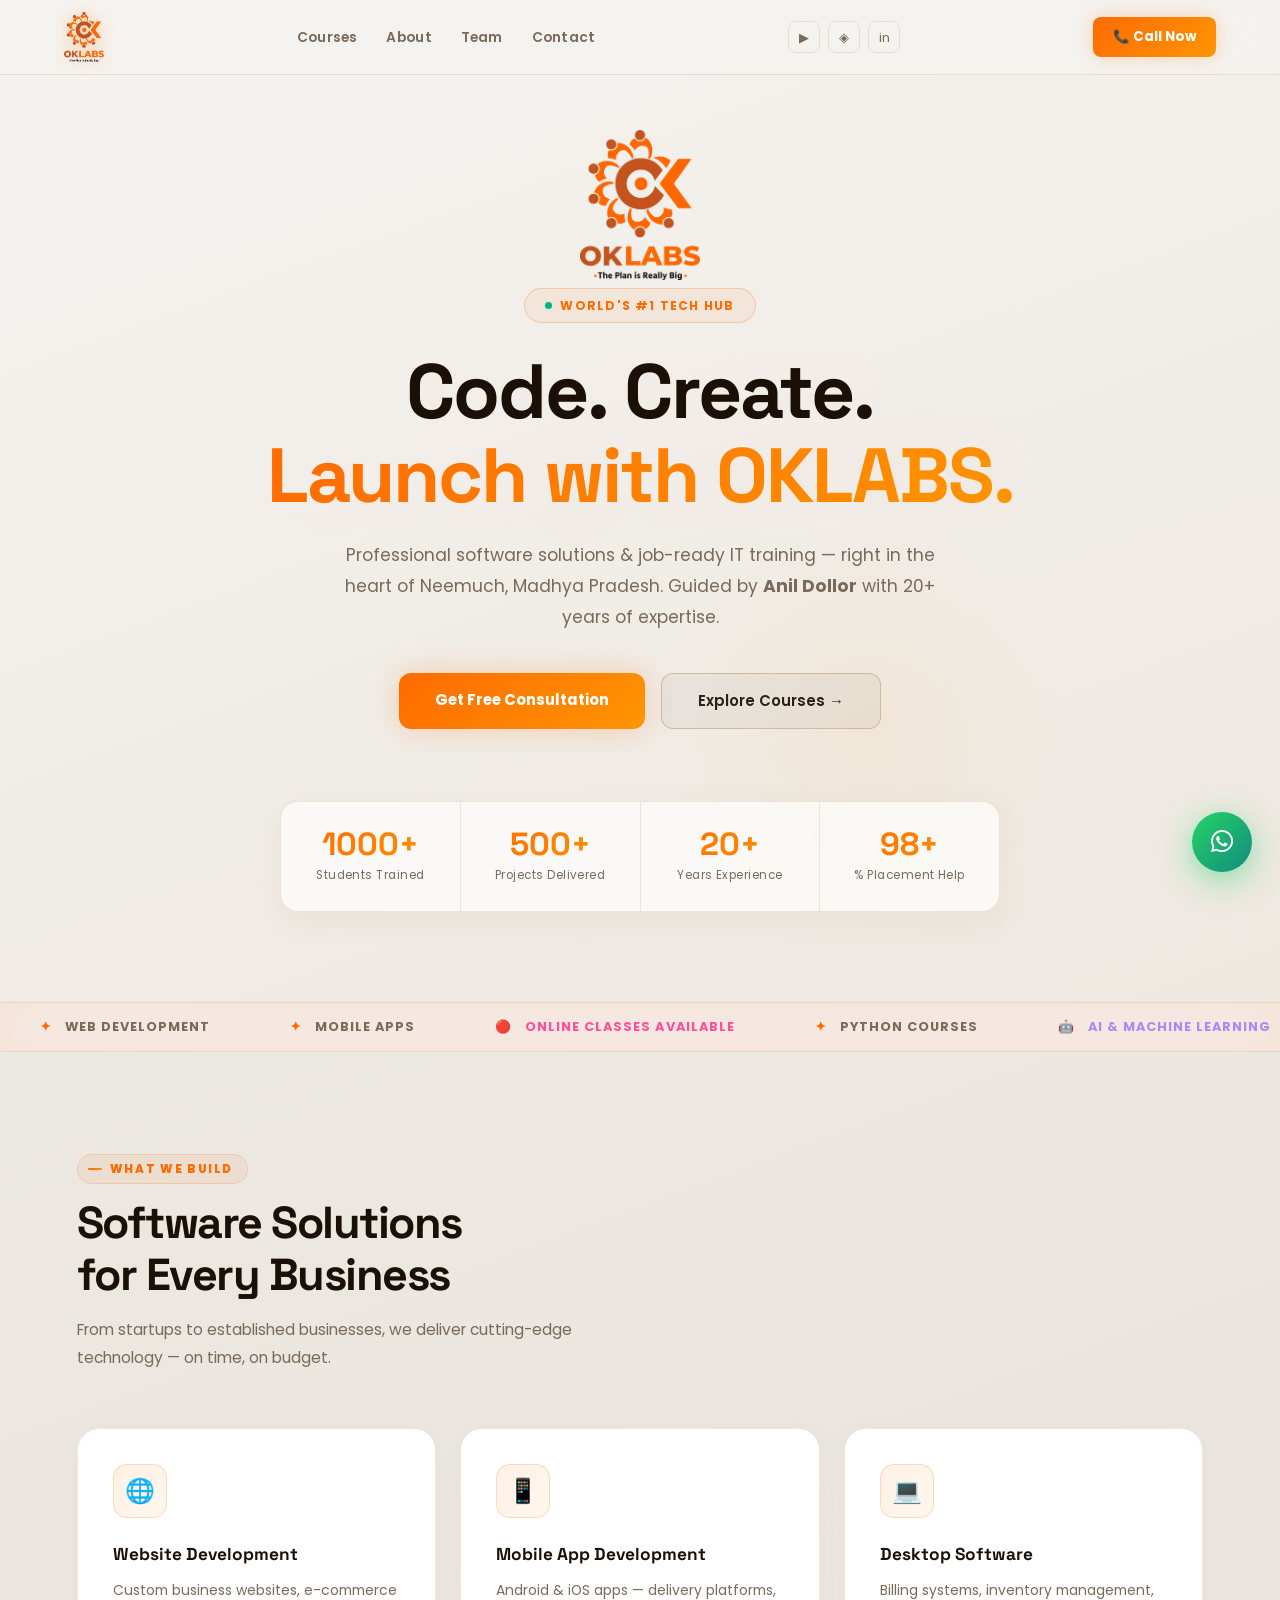
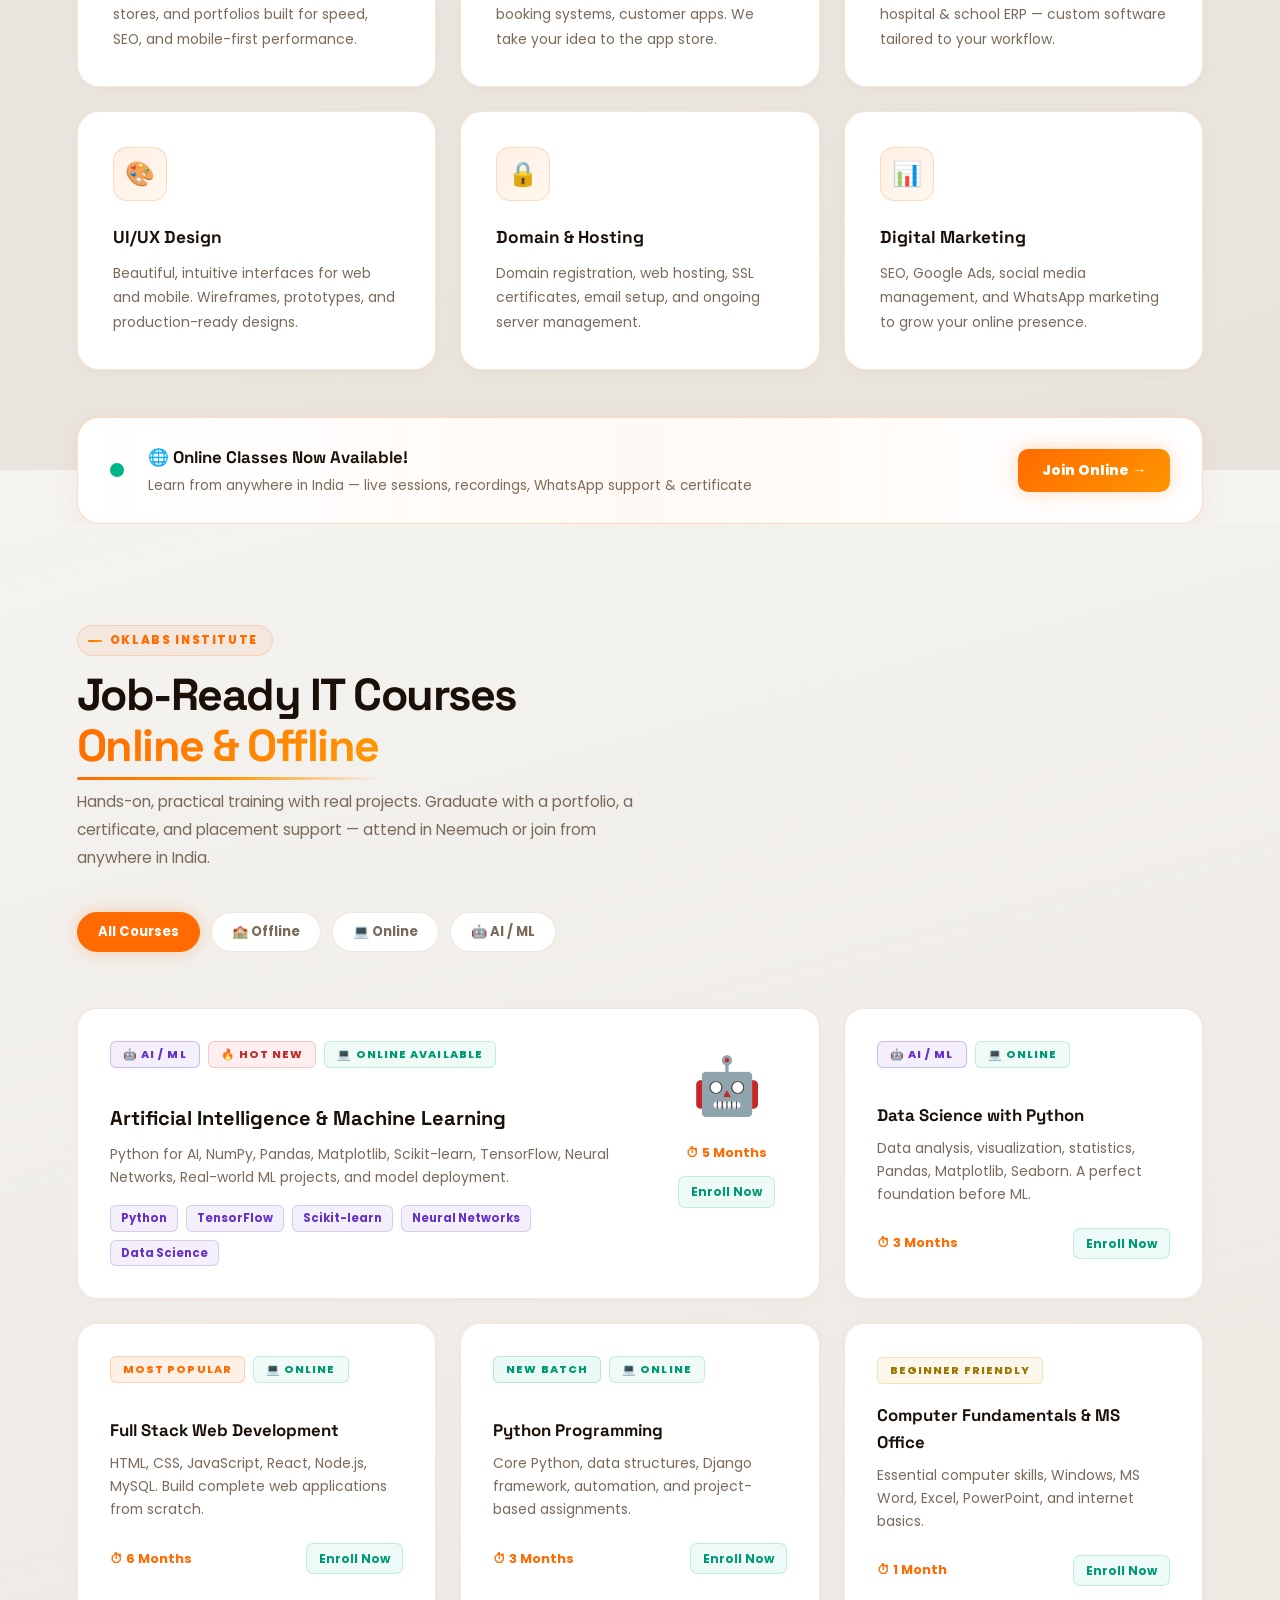
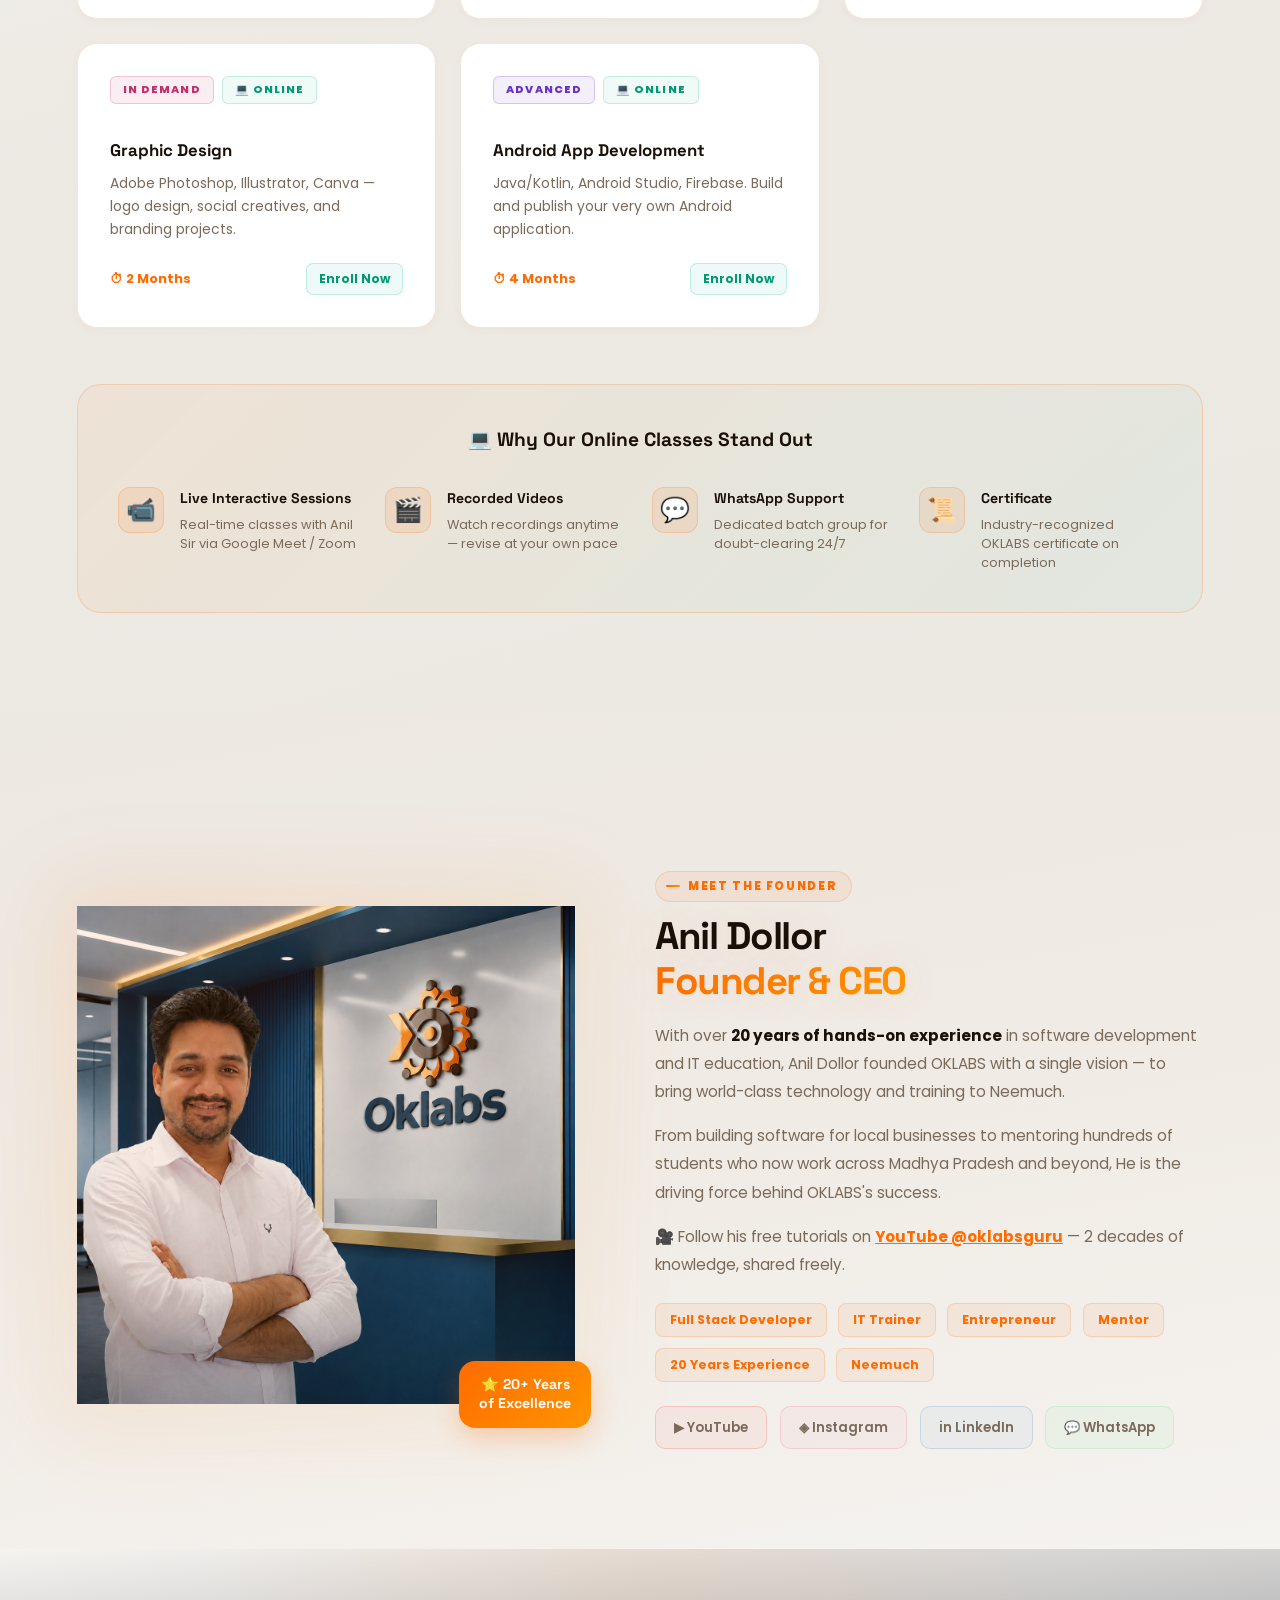
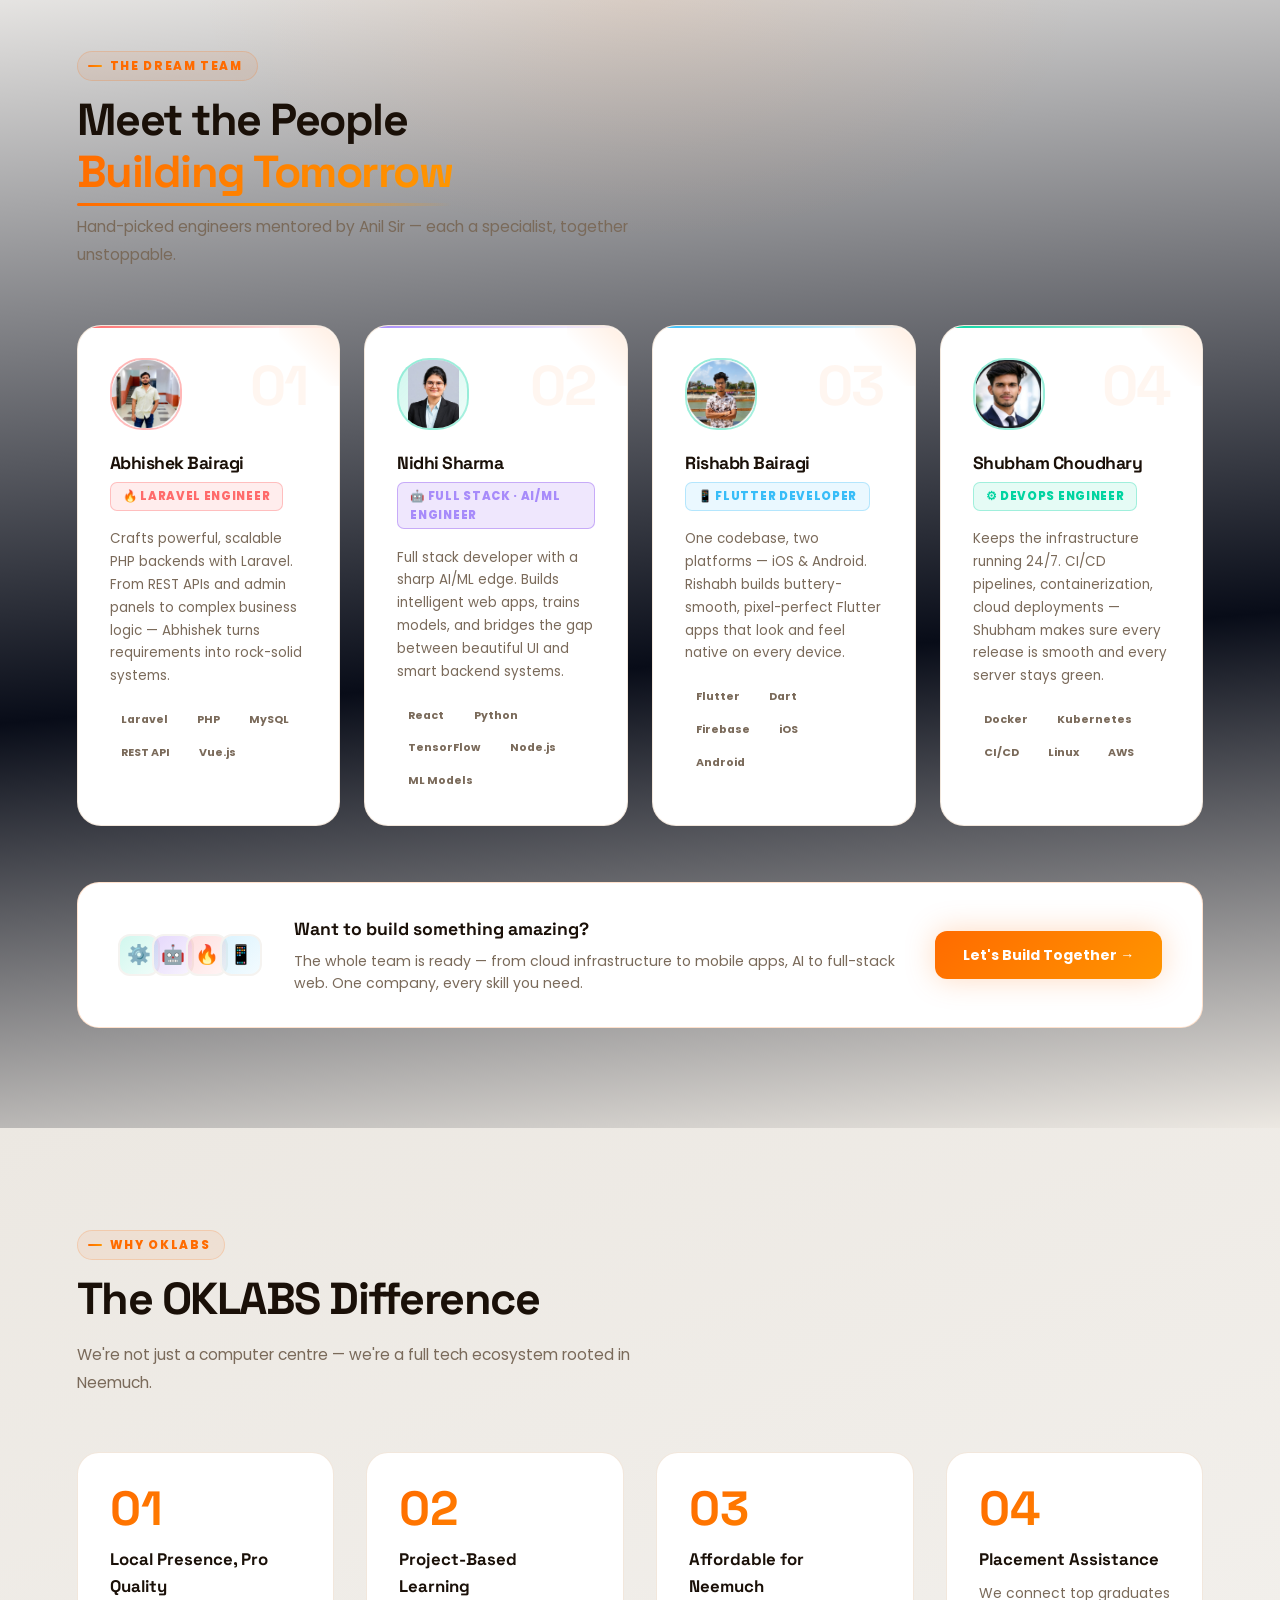
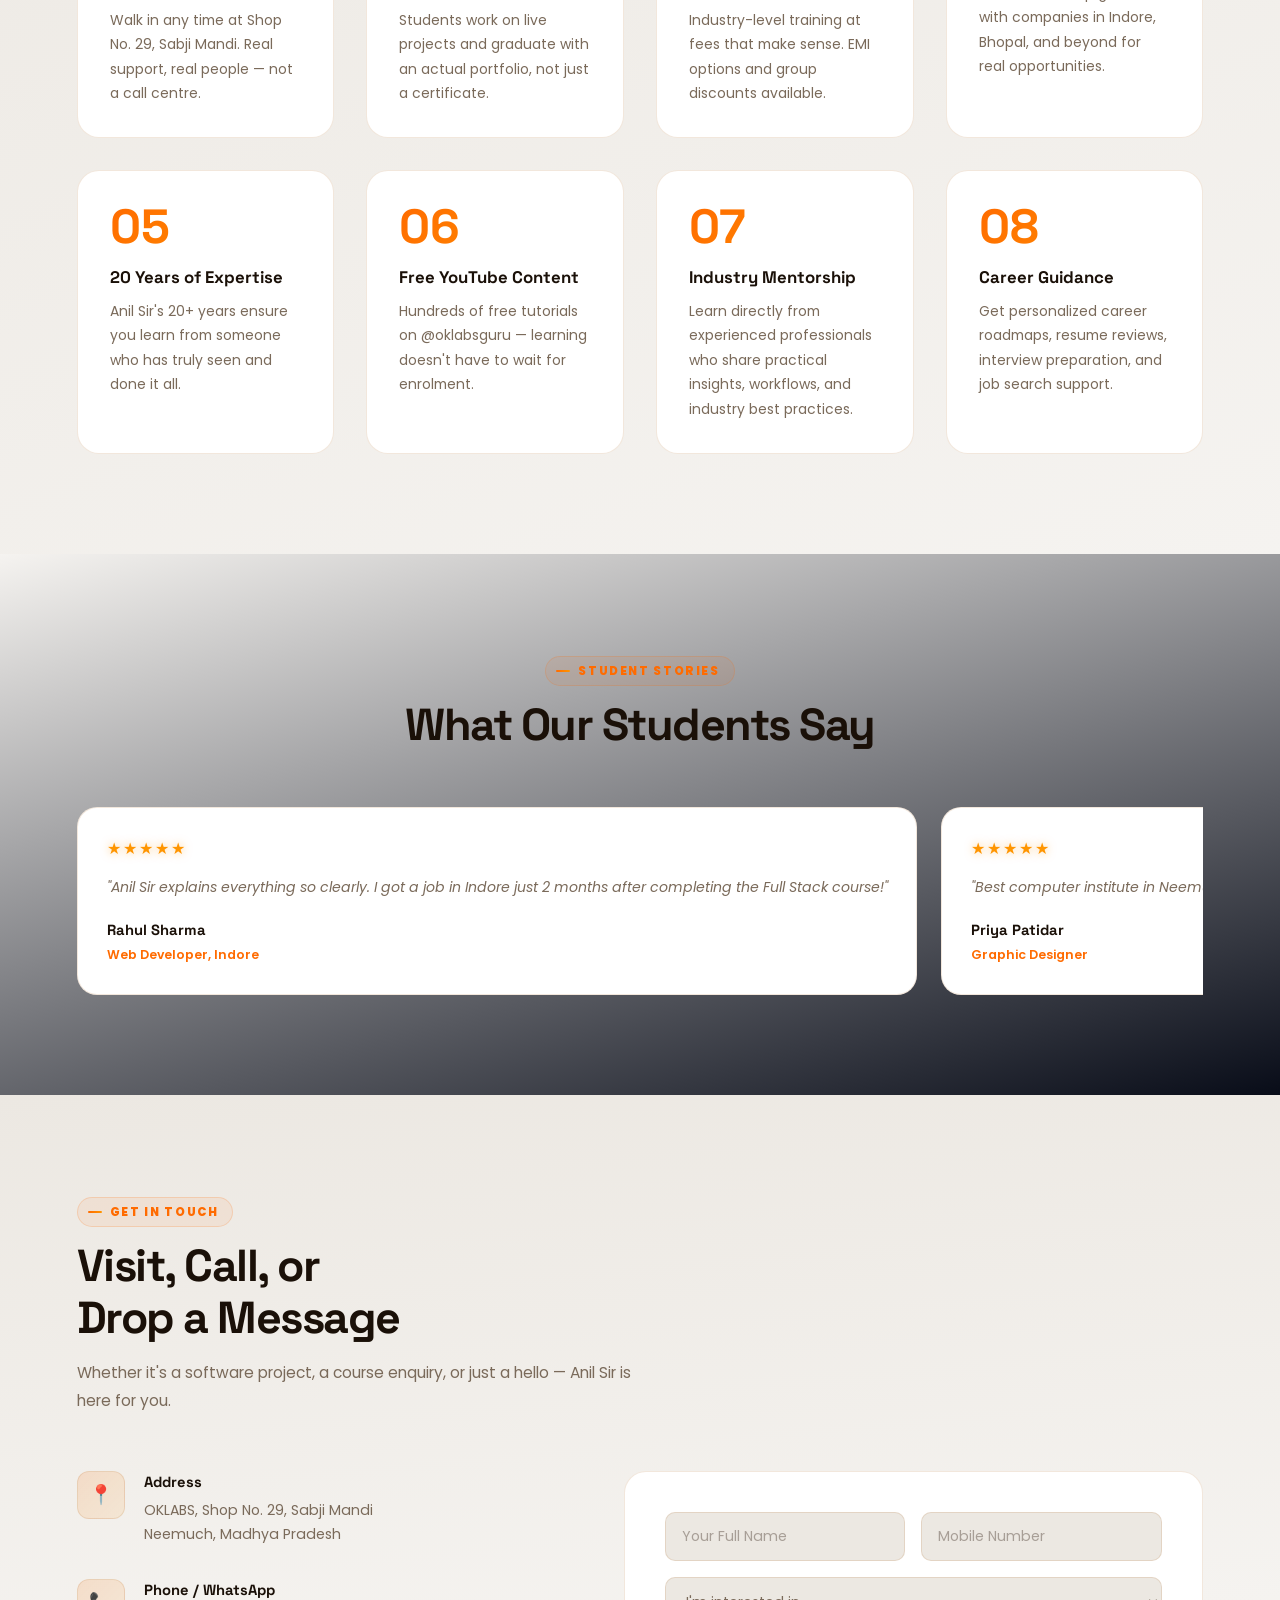
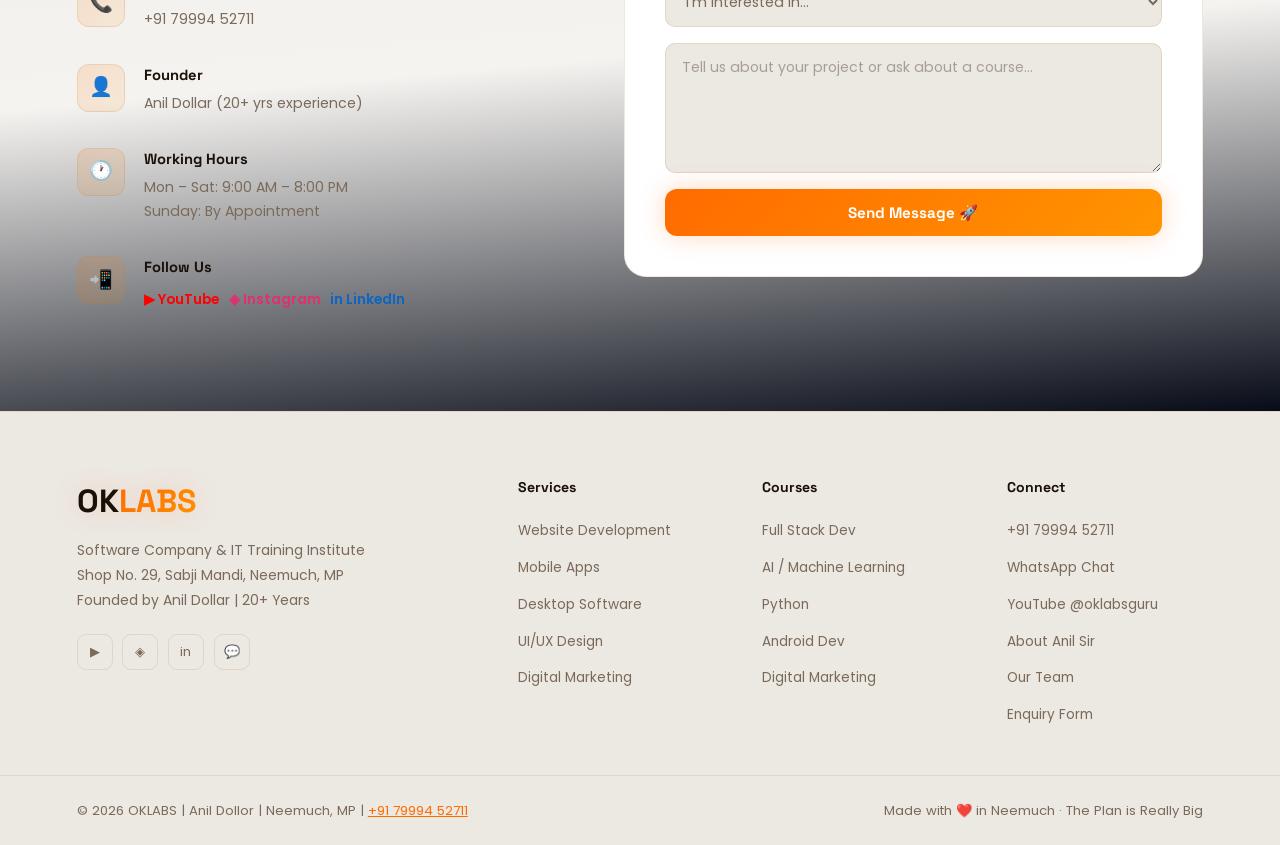
<file: index.html>
<!DOCTYPE html>
<html lang="en">

<head>
  <meta charset="UTF-8" />
  <meta name="viewport" content="width=device-width, initial-scale=1.0" />
  <title>OKLABS – Software Company & IT Institute | Neemuch | Anil Dollor</title>
  <link
    href="https://fonts.googleapis.com/css2?family=Poppins:wght@300;400;500;600;700;800;900&family=Space+Grotesk:wght@400;600;700;800&display=swap"
    rel="stylesheet" />
  <link rel="stylesheet" href="https://cdnjs.cloudflare.com/ajax/libs/font-awesome/6.5.2/css/all.min.css">
  <link rel="stylesheet" href="css/style.css">
</head>

<body>
  <div class="cursor-glow" id="cursorGlow"></div>
  <canvas id="particles"></canvas>


  <!-- NAV -->
  <nav id="navbar">
    <a href="#home" class="nav-logo">
      <img
        src="[data-uri]"
        alt="OKLABS" class="nav-logo-img" />
    </a>
    <ul class="nav-links">
      <li><a href="#institute">Courses</a></li>
      <li><a href="#about">About</a></li>
      <li><a href="#team">Team</a></li>
      <li><a href="#contact">Contact</a></li>
    </ul>
    <div class="nav-socials">
      <a class="nav-social-btn yt" href="https://www.youtube.com/@oklabsguru" target="_blank" title="YouTube">▶</a>
      <a class="nav-social-btn ig" href="https://www.instagram.com/oklabs_it_solutions/" target="_blank"
        title="Instagram">◈</a>
      <a class="nav-social-btn li" href="https://in.linkedin.com/company/oklabs" target="_blank" title="LinkedIn">in</a>
    </div>
    <a href="tel:7999452711" class="nav-cta">📞 Call Now</a>
    <div class="hamburger" onclick="openMobile()"><span></span><span></span><span></span></div>
  </nav>

  <!-- HERO -->
  <section class="hero" id="home">
    <div class="hero-glow2"></div>
    <div class="hero-inner">
      <div class="hero-logo-wrap">
        <!-- Logo Container with background for visibility -->
        <div>
          <img src="/images/logo.png" alt="OKLABS" class="main-logo">
        </div>
        <div class="hero-badge">
          <span class="live-dot"></span>
          WORLD'S #1 TECH HUB
        </div>
      </div>

      <h1>Code. Create.<br><span class="grad-text">Launch with OKLABS.</span></h1>
      <p class="hero-sub">Professional software solutions & job-ready IT training — right in the heart of Neemuch,
        Madhya Pradesh. Guided by <strong>Anil Dollor</strong> with 20+ years of expertise.</p>

      <div class="hero-btns">
        <a href="#contact" class="btn-primary">Get Free Consultation</a>
        <a href="#institute" class="btn-outline">Explore Courses →</a>
      </div>
      <div class="hero-stats">
        <div class="stat">
          <div class="stat-num" data-target="1000">0</div>
          <div class="stat-label">Students Trained</div>
        </div>
        <div class="stat">
          <div class="stat-num" data-target="500">0</div>
          <div class="stat-label">Projects Delivered</div>
        </div>
        <div class="stat">
          <div class="stat-num" data-target="20">0</div>
          <div class="stat-label">Years Experience</div>
        </div>
        <div class="stat">
          <div class="stat-num" data-target="100">0</div>
          <div class="stat-label">% Placement Help</div>
        </div>
      </div>
    </div>
  </section>

  <!-- TICKER -->
  <div class="ticker-wrap">
    <div class="ticker-track">
      <div class="ticker-item"><span>✦</span> Web Development</div>
      <div class="ticker-item"><span>✦</span> Mobile Apps</div>
      <div class="ticker-item" style="color:#ff4f9a"><span>🔴</span> Online Classes Available</div>
      <div class="ticker-item"><span>✦</span> Python Courses</div>
      <div class="ticker-item" style="color:#a78bfa"><span>🤖</span> AI &amp; Machine Learning</div>
      <div class="ticker-item"><span>✦</span> Digital Marketing</div>
      <div class="ticker-item"><span>✦</span> Graphic Design</div>
      <div class="ticker-item" style="color:#00d4a1"><span>💻</span> Learn from Anywhere</div>
      <div class="ticker-item"><span>✦</span> Android Dev</div>
      <div class="ticker-item"><span>✦</span> Full Stack Training</div>
      <div class="ticker-item" style="color:#ffd200"><span>⭐</span> 20 Years Experience</div>
      <div class="ticker-item"><span>✦</span> Anil Dollor Sir</div>
      <div class="ticker-item"><span>✦</span> Web Development</div>
      <div class="ticker-item"><span>✦</span> Mobile Apps</div>
      <div class="ticker-item" style="color:#ff4f9a"><span>🔴</span> Online Classes Available</div>
      <div class="ticker-item"><span>✦</span> Python Courses</div>
      <div class="ticker-item" style="color:#a78bfa"><span>🤖</span> AI &amp; Machine Learning</div>
      <div class="ticker-item"><span>✦</span> Digital Marketing</div>
      <div class="ticker-item"><span>✦</span> Graphic Design</div>
      <div class="ticker-item" style="color:#00d4a1"><span>💻</span> Learn from Anywhere</div>
      <div class="ticker-item"><span>✦</span> Android Dev</div>
      <div class="ticker-item"><span>✦</span> Full Stack Training</div>
      <div class="ticker-item" style="color:#ffd200"><span>⭐</span> 20 Years Experience</div>
      <div class="ticker-item"><span>✦</span> Anil Dollor Sir</div>
    </div>
  </div>

  <!-- SERVICES -->
  <section id="services">
    <div class="reveal">
      <span class="section-eyebrow">What We Build</span>
      <h2 class="section-title">Software Solutions<br>for Every Business</h2>
      <p class="section-sub">From startups to established businesses, we deliver cutting-edge technology — on time, on
        budget.</p>
    </div>
    <div class="services-grid">
      <div class="service-card reveal" style="transition-delay:.05s">
        <div class="s-icon">🌐</div>
        <h3>Website Development</h3>
        <p>Custom business websites, e-commerce stores, and portfolios built for speed, SEO, and mobile-first
          performance.</p>
      </div>
      <div class="service-card reveal" style="transition-delay:.1s">
        <div class="s-icon">📱</div>
        <h3>Mobile App Development</h3>
        <p>Android &amp; iOS apps — delivery platforms, booking systems, customer apps. We take your idea to the app
          store.</p>
      </div>
      <div class="service-card reveal" style="transition-delay:.15s">
        <div class="s-icon">💻</div>
        <h3>Desktop Software</h3>
        <p>Billing systems, inventory management, hospital &amp; school ERP — custom software tailored to your workflow.
        </p>
      </div>
      <div class="service-card reveal" style="transition-delay:.2s">
        <div class="s-icon">🎨</div>
        <h3>UI/UX Design</h3>
        <p>Beautiful, intuitive interfaces for web and mobile. Wireframes, prototypes, and production-ready designs.</p>
      </div>
      <div class="service-card reveal" style="transition-delay:.25s">
        <div class="s-icon">🔒</div>
        <h3>Domain &amp; Hosting</h3>
        <p>Domain registration, web hosting, SSL certificates, email setup, and ongoing server management.</p>
      </div>
      <div class="service-card reveal" style="transition-delay:.3s">
        <div class="s-icon">📊</div>
        <h3>Digital Marketing</h3>
        <p>SEO, Google Ads, social media management, and WhatsApp marketing to grow your online presence.</p>
      </div>
    </div>
  </section>

  <!-- ONLINE BANNER -->
  <div class="online-banner-wrap">
    <div class="online-banner reveal">
      <div class="ob-pulse"></div>
      <div class="ob-content">
        <div class="ob-title">🌐 Online Classes Now Available!</div>
        <div class="ob-sub">Learn from anywhere in India — live sessions, recordings, WhatsApp support &amp; certificate
        </div>
      </div>
      <a href="https://wa.me/917999452711" class="ob-cta">Join Online →</a>
    </div>
  </div>

  <!-- COURSES -->
  <section id="institute">
    <div class="reveal">
      <span class="section-eyebrow">OKLABS Institute</span>
      <h2 class="section-title">Job-Ready IT Courses<br><span class="grad-text">Online &amp; Offline</span></h2>
      <p class="section-sub">Hands-on, practical training with real projects. Graduate with a portfolio, a certificate,
        and placement support — attend in Neemuch or join from anywhere in India.</p>
    </div>
    <div class="course-tabs reveal">
      <button class="ctab active" onclick="filterCourses('all',this)">All Courses</button>
      <button class="ctab" onclick="filterCourses('offline',this)">🏫 Offline</button>
      <button class="ctab" onclick="filterCourses('online',this)">💻 Online</button>
      <button class="ctab" onclick="filterCourses('ai',this)">🤖 AI / ML</button>
    </div>
    <div class="courses-grid" id="coursesGrid">
      <div class="course-card course-ai reveal" data-mode="ai online" class="course-card course-ai reveal">
        <div style="display:flex;align-items:flex-start;justify-content:space-between;flex-wrap:wrap;gap:1.2rem;">
          <div style="flex:1;min-width:220px;">
            <div style="display:flex;gap:.5rem;flex-wrap:wrap;margin-bottom:1rem;">
              <div class="course-tag tag-ai">🤖 AI / ML</div>
              <div class="course-tag tag-hot">🔥 Hot New</div>
              <div class="course-tag tag-online">💻 Online Available</div>
            </div>
            <h3 style="font-size:1.25rem;margin-bottom:.6rem;">Artificial Intelligence &amp; Machine Learning</h3>
            <p>Python for AI, NumPy, Pandas, Matplotlib, Scikit-learn, TensorFlow, Neural Networks, Real-world ML
              projects, and model deployment.</p>
            <div style="display:flex;flex-wrap:wrap;gap:.5rem;margin-top:1rem;">
              <span class="skill-chip">Python</span><span class="skill-chip">TensorFlow</span><span
                class="skill-chip">Scikit-learn</span><span class="skill-chip">Neural Networks</span><span
                class="skill-chip">Data Science</span>
            </div>
          </div>
          <div
            style="display:flex;flex-direction:column;align-items:center;gap:.8rem;min-width:120px;text-align:center;">
            <div style="font-size:3.5rem;animation:float 3s ease-in-out infinite;">🤖</div>
            <div class="course-dur">⏱ 5 Months</div>
            <a href="#contact" class="course-enroll">Enroll Now</a>
          </div>
        </div>
      </div>
      <div class="course-card reveal" data-mode="ai online">
        <div style="display:flex;gap:.5rem;flex-wrap:wrap;margin-bottom:1rem;">
          <div class="course-tag tag-ai">🤖 AI / ML</div>
          <div class="course-tag tag-online">💻 Online</div>
        </div>
        <h3>Data Science with Python</h3>
        <p>Data analysis, visualization, statistics, Pandas, Matplotlib, Seaborn. A perfect foundation before ML.</p>
        <div class="course-foot">
          <div class="course-dur">⏱ 3 Months</div><a href="#contact" class="course-enroll">Enroll Now</a>
        </div>
      </div>
      <div class="course-card reveal" data-mode="offline online">
        <div style="display:flex;gap:.5rem;flex-wrap:wrap;margin-bottom:1rem;">
          <div class="course-tag tag-pop">Most Popular</div>
          <div class="course-tag tag-online">💻 Online</div>
        </div>
        <h3>Full Stack Web Development</h3>
        <p>HTML, CSS, JavaScript, React, Node.js, MySQL. Build complete web applications from scratch.</p>
        <div class="course-foot">
          <div class="course-dur">⏱ 6 Months</div><a href="#contact" class="course-enroll">Enroll Now</a>
        </div>
      </div>
      <div class="course-card reveal" data-mode="offline online">
        <div style="display:flex;gap:.5rem;flex-wrap:wrap;margin-bottom:1rem;">
          <div class="course-tag tag-new">New Batch</div>
          <div class="course-tag tag-online">💻 Online</div>
        </div>
        <h3>Python Programming</h3>
        <p>Core Python, data structures, Django framework, automation, and project-based assignments.</p>
        <div class="course-foot">
          <div class="course-dur">⏱ 3 Months</div><a href="#contact" class="course-enroll">Enroll Now</a>
        </div>
      </div>
      <div class="course-card reveal" data-mode="offline">
        <div class="course-tag tag-beg">Beginner Friendly</div>
        <h3>Computer Fundamentals &amp; MS Office</h3>
        <p>Essential computer skills, Windows, MS Word, Excel, PowerPoint, and internet basics.</p>
        <div class="course-foot">
          <div class="course-dur">⏱ 1 Month</div><a href="#contact" class="course-enroll">Enroll Now</a>
        </div>
      </div>
      <div class="course-card reveal" data-mode="offline online">
        <div style="display:flex;gap:.5rem;flex-wrap:wrap;margin-bottom:1rem;">
          <div class="course-tag tag-dem">In Demand</div>
          <div class="course-tag tag-online">💻 Online</div>
        </div>
        <h3>Graphic Design</h3>
        <p>Adobe Photoshop, Illustrator, Canva — logo design, social creatives, and branding projects.</p>
        <div class="course-foot">
          <div class="course-dur">⏱ 2 Months</div><a href="#contact" class="course-enroll">Enroll Now</a>
        </div>
      </div>
      <div class="course-card reveal" data-mode="offline online">
        <div style="display:flex;gap:.5rem;flex-wrap:wrap;margin-bottom:1rem;">
          <div class="course-tag tag-adv">Advanced</div>
          <div class="course-tag tag-online">💻 Online</div>
        </div>
        <h3>Android App Development</h3>
        <p>Java/Kotlin, Android Studio, Firebase. Build and publish your very own Android application.</p>
        <div class="course-foot">
          <div class="course-dur">⏱ 4 Months</div><a href="#contact" class="course-enroll">Enroll Now</a>
        </div>
      </div>
    </div>
    <div class="online-features reveal">
      <div class="of-title">💻 Why Our Online Classes Stand Out</div>
      <div class="of-grid">
        <div class="of-item">
          <div class="of-ico">📹</div>
          <div><strong>Live Interactive Sessions</strong>
            <p>Real-time classes with Anil Sir via Google Meet / Zoom</p>
          </div>
        </div>
        <div class="of-item">
          <div class="of-ico">🎬</div>
          <div><strong>Recorded Videos</strong>
            <p>Watch recordings anytime — revise at your own pace</p>
          </div>
        </div>
        <div class="of-item">
          <div class="of-ico">💬</div>
          <div><strong>WhatsApp Support</strong>
            <p>Dedicated batch group for doubt-clearing 24/7</p>
          </div>
        </div>
        <div class="of-item">
          <div class="of-ico">📜</div>
          <div><strong>Certificate</strong>
            <p>Industry-recognized OKLABS certificate on completion</p>
          </div>
        </div>
      </div>
    </div>
  </section>

  <!-- ABOUT -->
  <section id="about">
    <div class="about-inner">
      <div class="about-img-wrap reveal-left">
        <div class="about-img-bg"></div>
        <img src="./images/file_00000000701c72078af750ae33a44f24.png" class="owner-avatar">
        <div class="about-img-badge">⭐ 20+ Years<br>of Excellence</div>

      </div>
      <div class="about-content reveal-right">
        <span class="section-eyebrow">Meet the Founder</span>
        <h2>Anil Dollor<br><span class="grad-text">Founder &amp; CEO</span></h2>
        <p>With over <strong style="color:var(--white)">20 years of hands-on experience</strong> in software development
          and IT education, Anil Dollor founded OKLABS with a single vision — to bring world-class technology and
          training to Neemuch.</p>
        <p>From building software for local businesses to mentoring hundreds of students who now work across Madhya
          Pradesh and beyond, He is the driving force behind OKLABS's success.</p>
        <p>🎥 Follow his free tutorials on <a href="https://www.youtube.com/@oklabsguru" target="_blank"
            style="color:var(--orange);font-weight:700;">YouTube @oklabsguru</a> — 2 decades of knowledge, shared
          freely.</p>
        <div class="about-tags">
          <span class="atag">Full Stack Developer</span>
          <span class="atag">IT Trainer</span>
          <span class="atag">Entrepreneur</span>
          <span class="atag">Mentor</span>
          <span class="atag">20 Years Experience</span>
          <span class="atag">Neemuch</span>
        </div>
        <div class="about-socials">
          <a class="social-pill yt" href="https://www.youtube.com/@oklabsguru" target="_blank">▶ YouTube</a>
          <a class="social-pill ig" href="https://www.instagram.com/oklabs_it_solutions/" target="_blank">◈
            Instagram</a>
          <a class="social-pill li" href="https://in.linkedin.com/company/oklabs" target="_blank">in LinkedIn</a>
          <a class="social-pill wa" href="https://wa.me/917999452711" target="_blank">💬 WhatsApp</a>
        </div>
      </div>
    </div>
  </section>


  <!-- TEAM -->
  <section id="team">
    <div class="reveal">
      <span class="section-eyebrow">The Dream Team</span>
      <h2 class="section-title">Meet the People<br><span class="grad-text">Building Tomorrow</span></h2>
      <p class="section-sub team-intro">Hand-picked engineers mentored by Anil Sir — each a specialist, together
        unstoppable.</p>
    </div>

    <div class="team-grid">

      <!-- Abhishek Bairagi — Laravel -->
      <div class="team-card laravel-card reveal" style="transition-delay:.15s">
        <div class="tc-avatar-wrap">
          <div class="tc-avatar avatar-laravel">
            <img src="images/abhishek.jpeg" alt="Abhishek Bairagi" class="team-img">
          </div>
          <div class="tc-number">01</div>
        </div>
        <div class="tc-body">
          <div class="tc-name">Abhishek Bairagi</div>
          <div class="tc-role-badge role-laravel">🔥 Laravel Engineer</div>
          <p class="tc-desc">Crafts powerful, scalable PHP backends with Laravel. From REST APIs and admin panels to
            complex business logic — Abhishek turns requirements into rock-solid systems.</p>
          <div class="tc-skills">
            <span class="tc-skill">Laravel</span>
            <span class="tc-skill">PHP</span>
            <span class="tc-skill">MySQL</span>
            <span class="tc-skill">REST API</span>
            <span class="tc-skill">Vue.js</span>
          </div>
        </div>
      </div>

      <!-- Nidhi Sharma — Full Stack AI/ML -->
      <div class="team-card fullstack-card reveal" style="transition-delay:.1s">
        <div class="tc-avatar-wrap">
          <div class="tc-avatar avatar-devops">
            <img src="images/nidhi.jpeg" alt="Nidhi Sharma" class="team-img">
          </div>
          <div class="tc-number">02</div>
        </div>
        <div class="tc-body">
          <div class="tc-name">Nidhi Sharma</div>
          <div class="tc-role-badge role-fullstack">🤖 Full Stack · AI/ML Engineer</div>
          <p class="tc-desc">Full stack developer with a sharp AI/ML edge. Builds intelligent web apps, trains models,
            and bridges the gap between beautiful UI and smart backend systems.</p>
          <div class="tc-skills">
            <span class="tc-skill">React</span>
            <span class="tc-skill">Python</span>
            <span class="tc-skill">TensorFlow</span>
            <span class="tc-skill">Node.js</span>
            <span class="tc-skill">ML Models</span>
          </div>
        </div>
      </div>


      <!-- Rishabh Bairagi — Flutter -->
      <div class="team-card flutter-card reveal" style="transition-delay:.2s">
        <div class="tc-avatar-wrap">
          <div class="tc-avatar avatar-devops">
            <img src="images/rishabh.jpeg" alt="Rishabh Bairagi" class="team-img">
          </div>
          <div class="tc-number">03</div>
        </div>
        <div class="tc-body">
          <div class="tc-name">Rishabh Bairagi</div>
          <div class="tc-role-badge role-flutter">📱 Flutter Developer</div>
          <p class="tc-desc">One codebase, two platforms — iOS &amp; Android. Rishabh builds buttery-smooth,
            pixel-perfect Flutter apps that look and feel native on every device.</p>
          <div class="tc-skills">
            <span class="tc-skill">Flutter</span>
            <span class="tc-skill">Dart</span>
            <span class="tc-skill">Firebase</span>
            <span class="tc-skill">iOS</span>
            <span class="tc-skill">Android</span>
          </div>
        </div>
      </div>

      <!-- Shubham — DevOps -->
      <div class="team-card devops-card reveal" style="transition-delay:.05s">
        <div class="tc-avatar-wrap">
          <div class="tc-avatar avatar-devops">
            <img src="images/shubham.jpeg" alt="Shubham Choudhary" class="team-img">
          </div>
          <div class="tc-number">04</div>
        </div>
        <div class="tc-body">
          <div class="tc-name">Shubham Choudhary</div>
          <div class="tc-role-badge role-devops">⚙ DevOps Engineer</div>
          <p class="tc-desc">Keeps the infrastructure running 24/7. CI/CD pipelines, containerization, cloud deployments
            — Shubham makes sure every release is smooth and every server stays green.</p>
          <div class="tc-skills">
            <span class="tc-skill">Docker</span>
            <span class="tc-skill">Kubernetes</span>
            <span class="tc-skill">CI/CD</span>
            <span class="tc-skill">Linux</span>
            <span class="tc-skill">AWS</span>
          </div>
        </div>
      </div>

    </div>

    <!-- Team Banner -->
    <div class="team-banner reveal">
      <div class="team-banner-avatars">
        <div class="tba avatar-devops">⚙️</div>
        <div class="tba avatar-fullstack">🤖</div>
        <div class="tba avatar-laravel">🔥</div>
        <div class="tba avatar-flutter">📱</div>
      </div>
      <div class="team-banner-text">
        <h4>Want to build something amazing?</h4>
        <p>The whole team is ready — from cloud infrastructure to mobile apps, AI to full-stack web. One company, every
          skill you need.</p>
      </div>
      <a href="#contact" class="btn-primary" style="flex-shrink:0;font-size:.88rem;padding:13px 28px;">Let's Build
        Together →</a>
    </div>
  </section>

  <!-- WHY US -->
  <section id="why">
    <div class="reveal">
      <span class="section-eyebrow">Why OKLABS</span>
      <h2 class="section-title">The OKLABS Difference</h2>
      <p class="section-sub">We're not just a computer centre — we're a full tech ecosystem rooted in Neemuch.</p>
    </div>
    <div class="why-grid">
      <div class="why-item reveal" style="transition-delay:.05s">
        <div class="why-num">01</div>
        <h4>Local Presence, Pro Quality</h4>
        <p>Walk in any time at Shop No. 29, Sabji Mandi. Real support, real people — not a call centre.</p>
      </div>
      <div class="why-item reveal" style="transition-delay:.1s">
        <div class="why-num">02</div>
        <h4>Project-Based Learning</h4>
        <p>Students work on live projects and graduate with an actual portfolio, not just a certificate.</p>
      </div>
      <div class="why-item reveal" style="transition-delay:.15s">
        <div class="why-num">03</div>
        <h4>Affordable for Neemuch</h4>
        <p>Industry-level training at fees that make sense. EMI options and group discounts available.</p>
      </div>
      <div class="why-item reveal" style="transition-delay:.2s">
        <div class="why-num">04</div>
        <h4>Placement Assistance</h4>
        <p>We connect top graduates with companies in Indore, Bhopal, and beyond for real opportunities.</p>
      </div>
      <div class="why-item reveal" style="transition-delay:.25s">
        <div class="why-num">05</div>
        <h4>20 Years of Expertise</h4>
        <p>Anil Sir's 20+ years ensure you learn from someone who has truly seen and done it all.</p>
      </div>
      <div class="why-item reveal" style="transition-delay:.3s">
        <div class="why-num">06</div>
        <h4>Free YouTube Content</h4>
        <p>Hundreds of free tutorials on @oklabsguru — learning doesn't have to wait for enrolment.</p>
      </div>
      <div class="why-item reveal" style="transition-delay:.35s">
        <div class="why-num">07</div>
        <h4>Industry Mentorship</h4>
        <p>Learn directly from experienced professionals who share practical insights, workflows, and industry best
          practices.</p>
      </div>
      <div class="why-item reveal" style="transition-delay:.4s">
        <div class="why-num">08</div>
        <h4>Career Guidance</h4>
        <p>Get personalized career roadmaps, resume reviews, interview preparation, and job search support.</p>
      </div>
    </div>
  </section>

  <!-- TESTIMONIALS -->
  <section id="testimonials">
    <div class="reveal" style="text-align:center;">
      <span class="section-eyebrow">Student Stories</span>
      <h2 class="section-title">What Our Students Say</h2>
    </div>
    <div class="testi-track-wrap reveal">
      <div class="testi-track">
        <div class="testi-card">
          <div class="testi-stars">★★★★★</div>
          <p class="testi-text">"Anil Sir explains everything so clearly. I got a job in Indore just 2 months after
            completing the Full Stack course!"</p>
          <div class="testi-name">Rahul Sharma</div>
          <div class="testi-role">Web Developer, Indore</div>
        </div>
        <div class="testi-card">
          <div class="testi-stars">★★★★★</div>
          <p class="testi-text">"Best computer institute in Neemuch. The practical projects gave me real confidence.
            Highly recommend OKLABS."</p>
          <div class="testi-name">Priya Patidar</div>
          <div class="testi-role">Graphic Designer</div>
        </div>
        <div class="testi-card">
          <div class="testi-stars">★★★★★</div>
          <p class="testi-text">"OKLABS built our shop's billing software in just 2 weeks. It works perfectly and
            they're always available for support."</p>
          <div class="testi-name">Ramesh Verma</div>
          <div class="testi-role">Business Owner, Neemuch</div>
        </div>
        <div class="testi-card">
          <div class="testi-stars">★★★★★</div>
          <p class="testi-text">"I did the Python course here. The teaching style is excellent and fee is very
            reasonable. Worth every rupee!"</p>
          <div class="testi-name">Ankit Joshi</div>
          <div class="testi-role">Python Developer</div>
        </div>
        <div class="testi-card">
          <div class="testi-stars">★★★★★</div>
          <p class="testi-text">"My website looks amazing and loads super fast. OKLABS team understood exactly what my
            business needed."</p>
          <div class="testi-name">Sunita Malviya</div>
          <div class="testi-role">Boutique Owner</div>
        </div>
        <div class="testi-card">
          <div class="testi-stars">★★★★★</div>
          <p class="testi-text">"After the Digital Marketing course I started my own freelancing work. Thanks to Anil
            Sir for the great mentorship!"</p>
          <div class="testi-name">Deepak Chouhan</div>
          <div class="testi-role">Freelance Marketer</div>
        </div>
        <div class="testi-card">
          <div class="testi-stars">★★★★★</div>
          <p class="testi-text">"20 years of experience shows in every class. Anil Sir's teaching depth is unmatched in
            our region."</p>
          <div class="testi-name">Vikram Singh</div>
          <div class="testi-role">Android Developer</div>
        </div>
        <div class="testi-card">
          <div class="testi-stars">★★★★★</div>
          <p class="testi-text">"Anil Sir explains everything so clearly. I got a job in Indore just 2 months after
            completing the Full Stack course!"</p>
          <div class="testi-name">Rahul Sharma</div>
          <div class="testi-role">Web Developer, Indore</div>
        </div>
        <div class="testi-card">
          <div class="testi-stars">★★★★★</div>
          <p class="testi-text">"Best computer institute in Neemuch. The practical projects gave me real confidence.
            Highly recommend OKLABS."</p>
          <div class="testi-name">Priya Patidar</div>
          <div class="testi-role">Graphic Designer</div>
        </div>
        <div class="testi-card">
          <div class="testi-stars">★★★★★</div>
          <p class="testi-text">"OKLABS built our shop's billing software in just 2 weeks. It works perfectly and
            they're always available for support."</p>
          <div class="testi-name">Ramesh Verma</div>
          <div class="testi-role">Business Owner, Neemuch</div>
        </div>
        <div class="testi-card">
          <div class="testi-stars">★★★★★</div>
          <p class="testi-text">"I did the Python course here. The teaching style is excellent and fee is very
            reasonable. Worth every rupee!"</p>
          <div class="testi-name">Ankit Joshi</div>
          <div class="testi-role">Python Developer</div>
        </div>
        <div class="testi-card">
          <div class="testi-stars">★★★★★</div>
          <p class="testi-text">"My website looks amazing and loads super fast. OKLABS team understood exactly what my
            business needed."</p>
          <div class="testi-name">Sunita Malviya</div>
          <div class="testi-role">Boutique Owner</div>
        </div>
        <div class="testi-card">
          <div class="testi-stars">★★★★★</div>
          <p class="testi-text">"After the Digital Marketing course I started my own freelancing work. Thanks to Anil
            Sir for the great mentorship!"</p>
          <div class="testi-name">Deepak Chouhan</div>
          <div class="testi-role">Freelance Marketer</div>
        </div>
        <div class="testi-card">
          <div class="testi-stars">★★★★★</div>
          <p class="testi-text">"20 years of experience shows in every class. Anil Sir's teaching depth is unmatched in
            our region."</p>
          <div class="testi-name">Vikram Singh</div>
          <div class="testi-role">Android Developer</div>
        </div>
      </div>
    </div>
  </section>



  <!-- CONTACT -->
  <section id="contact">
    <div class="reveal">
      <span class="section-eyebrow">Get In Touch</span>
      <h2 class="section-title">Visit, Call, or<br>Drop a Message</h2>
      <p class="section-sub">Whether it's a software project, a course enquiry, or just a hello — Anil Sir is here for
        you.</p>
    </div>
    <div class="contact-grid">
      <div class="contact-info reveal-left">
        <div class="contact-row">
          <div class="c-ico">📍</div>
          <div>
            <h4>Address</h4>
            <p>OKLABS, Shop No. 29, Sabji Mandi<br>Neemuch, Madhya Pradesh</p>
          </div>
        </div>
        <div class="contact-row">
          <div class="c-ico">📞</div>
          <div>
            <h4>Phone / WhatsApp</h4>
            <p><a href="tel:7999452711">+91 79994 52711</a></p>
          </div>
        </div>
        <div class="contact-row">
          <div class="c-ico">👤</div>
          <div>
            <h4>Founder</h4>
            <p>Anil Dollar (20+ yrs experience)</p>
          </div>
        </div>
        <div class="contact-row">
          <div class="c-ico">🕐</div>
          <div>
            <h4>Working Hours</h4>
            <p>Mon – Sat: 9:00 AM – 8:00 PM<br>Sunday: By Appointment</p>
          </div>
        </div>
        <div class="contact-row">
          <div class="c-ico">📲</div>
          <div>
            <h4>Follow Us</h4>
            <div style="display:flex;gap:.6rem;margin-top:.5rem;flex-wrap:wrap;">
              <a href="https://www.youtube.com/@oklabsguru" target="_blank"
                style="color:#ff0000;text-decoration:none;font-size:.85rem;font-weight:600;">▶ YouTube</a>
              <a href="https://www.instagram.com/oklabs_it_solutions/" target="_blank"
                style="color:#e1306c;text-decoration:none;font-size:.85rem;font-weight:600;">◈ Instagram</a>
              <a href="https://in.linkedin.com/company/oklabs" target="_blank"
                style="color:#0a66c2;text-decoration:none;font-size:.85rem;font-weight:600;">in LinkedIn</a>
            </div>
          </div>
        </div>
      </div>
      <div class="contact-form reveal-right">
        <div class="form-row">
          <input type="text" placeholder="Your Full Name" />
          <input type="tel" placeholder="Mobile Number" />
        </div>
        <select>
          <option value="" disabled selected>I'm interested in…</option>
          <option>Website Development</option>
          <option>Mobile App Development</option>
          <option>Desktop Software</option>
          <option>Graphic Design</option>
          <option>Digital Marketing</option>
          <option>Full Stack Web Dev Course</option>
          <option>Python Programming Course</option>
          <option>AI / Machine Learning Course</option>
          <option>Computer Fundamentals Course</option>
          <option>Android App Dev Course</option>
          <option>Digital Marketing Course</option>
          <option>Other</option>
        </select>
        <textarea placeholder="Tell us about your project or ask about a course…"></textarea>
        <button class="form-submit" onclick="handleSubmit()">Send Message 🚀</button>
      </div>
    </div>
  </section>

  <!-- FOOTER -->
  <footer>
    <div class="footer-top">
      <div class="footer-brand">
        <div class="logo">OK<span>LABS</span></div>
        <p>Software Company &amp; IT Training Institute<br>Shop No. 29, Sabji Mandi, Neemuch, MP<br>Founded by Anil
          Dollar | 20+ Years</p>
        <div class="footer-social-row">
          <a class="fsoc yt" href="https://www.youtube.com/@oklabsguru" target="_blank" title="YouTube">▶</a>
          <a class="fsoc ig" href="https://www.instagram.com/oklabs_it_solutions/" target="_blank"
            title="Instagram">◈</a>
          <a class="fsoc li" href="https://in.linkedin.com/company/oklabs" target="_blank" title="LinkedIn">in</a>
          <a class="fsoc wa" href="https://wa.me/917999452711" target="_blank" title="WhatsApp">💬</a>
        </div>
      </div>
      <div class="footer-col">
        <h5>Services</h5>
        <ul>
          <li><a href="#services">Website Development</a></li>
          <li><a href="#services">Mobile Apps</a></li>
          <li><a href="#services">Desktop Software</a></li>
          <li><a href="#services">UI/UX Design</a></li>
          <li><a href="#services">Digital Marketing</a></li>
        </ul>
      </div>
      <div class="footer-col">
        <h5>Courses</h5>
        <ul>
          <li><a href="#institute">Full Stack Dev</a></li>
          <li><a href="#institute">AI / Machine Learning</a></li>
          <li><a href="#institute">Python</a></li>
          <li><a href="#institute">Android Dev</a></li>
          <li><a href="#institute">Digital Marketing</a></li>
        </ul>
      </div>
      <div class="footer-col">
        <h5>Connect</h5>
        <ul>
          <li><a href="tel:7999452711">+91 79994 52711</a></li>
          <li><a href="https://wa.me/917999452711">WhatsApp Chat</a></li>
          <li><a href="https://www.youtube.com/@oklabsguru">YouTube @oklabsguru</a></li>
          <li><a href="#about">About Anil Sir</a></li>
          <li><a href="#team">Our Team</a></li>
          <li><a href="#contact">Enquiry Form</a></li>
        </ul>
      </div>
    </div>
    <div class="footer-bottom">
      <p>© 2026 OKLABS | Anil Dollor | Neemuch, MP | <a href="tel:7999452711" style="color:var(--orange)">+91 79994
          52711</a></p>
      <p>Made with ❤️ in Neemuch · The Plan is Really Big</p>
    </div>
  </footer>

  <!-- WhatsApp Floating Button -->
  <a href="https://wa.me/917999452711" class="whatsapp-float" target="_blank" aria-label="Chat on WhatsApp">
    <i class="fab fa-whatsapp"></i>
  </a>

  <!-- SCROLL TO TOP -->
  <div class="scroll-top" id="scrollTop" onclick="window.scrollTo({top:0,behavior:'smooth'})">↑</div>

  <script src="js/script.js"></script>
</body>

</html>
</file>
<file: css/style.css>
:root {
  --bg: #05070e;
  --bg2: #080c17;
  --card: #0d1120;
  --card2: #101526;
  --orange: #ff6b00;
  --orange2: #ff9500;
  --brown: #3d1c00;
  --brown2: #6b3300;
  --accent: #ff6b00;
  --accent2: #ff9500;
  --green: #00d4a1;
  --glow: rgba(255, 107, 0, 0.35);
  --glow2: rgba(0, 212, 161, 0.25);
  --border: rgba(255, 107, 0, 0.15);
  --border2: rgba(255, 107, 0, 0.35);
  --text: #e8ddd0;
  --muted: #8a7f76;
  --white: #ffffff;
  --fd: "Space Grotesk", sans-serif;
  --fb: "Poppins", sans-serif;
}

* {
  margin: 0;
  padding: 0;
  box-sizing: border-box;
}

html {
  scroll-behavior: smooth;
}

body {
  background: var(--bg);
  color: var(--text);
  font-family: var(--fb);
  overflow-x: hidden;
  line-height: 1.6;
}

/* ── CURSOR GLOW ── */
.cursor-glow {
  position: fixed;
  width: 500px;
  height: 500px;
  border-radius: 50%;
  background: radial-gradient(
    circle,
    rgba(255, 107, 0, 0.05) 0%,
    transparent 70%
  );
  pointer-events: none;
  z-index: 0;
  transform: translate(-50%, -50%);
  transition: all 0.08s ease;
}

#particles {
  position: fixed;
  top: 0;
  left: 0;
  width: 100%;
  height: 100%;
  z-index: 0;
  pointer-events: none;
}

/* ── NAV ── */
nav {
  position: fixed;
  top: 0;
  left: 0;
  right: 0;
  z-index: 200;
  display: flex;
  align-items: center;
  justify-content: space-between;
  padding: 12px 5vw;
  background: rgba(5, 7, 14, 0.75);
  backdrop-filter: blur(24px);
  -webkit-backdrop-filter: blur(24px);
  border-bottom: 1px solid var(--border);
  transition: all 0.35s;
}

nav.scrolled {
  background: rgba(5, 7, 14, 0.97);
  box-shadow: 0 4px 40px rgba(0, 0, 0, 0.6);
}

.nav-logo-img {
  height: 44px;
  width: auto;
  object-fit: contain;
  transition: transform 0.3s;
  filter: drop-shadow(0 0 8px rgba(255, 107, 0, 0.5));
}

.nav-logo-img:hover {
  transform: scale(1.05);
}

.nav-logo {
  text-decoration: none;
  display: flex;
  align-items: center;
}

.nav-links {
  display: flex;
  gap: 1.8rem;
  list-style: none;
}

.nav-links a {
  color: var(--muted);
  text-decoration: none;
  font-size: 0.86rem;
  font-weight: 600;
  letter-spacing: 0.02em;
  transition: color 0.2s;
  position: relative;
}

.nav-links a::after {
  content: "";
  position: absolute;
  bottom: -4px;
  left: 0;
  width: 0;
  height: 2px;
  background: linear-gradient(90deg, var(--orange), var(--orange2));
  border-radius: 2px;
  transition: width 0.3s;
}

.nav-links a:hover {
  color: var(--white);
}

.nav-links a:hover::after {
  width: 100%;
}

.nav-socials {
  display: flex;
  gap: 0.5rem;
  align-items: center;
}

.nav-social-btn {
  width: 32px;
  height: 32px;
  border-radius: 8px;
  border: 1px solid var(--border);
  display: flex;
  align-items: center;
  justify-content: center;
  text-decoration: none;
  font-size: 0.82rem;
  transition: all 0.2s;
  color: var(--muted);
}

.nav-social-btn:hover {
  border-color: var(--orange);
  color: var(--orange);
  background: rgba(255, 107, 0, 0.1);
  transform: translateY(-2px);
}

.nav-social-btn.yt:hover {
  border-color: #ff0000;
  color: #ff0000;
  background: rgba(255, 0, 0, 0.1);
}

.nav-social-btn.ig:hover {
  border-color: #e1306c;
  color: #e1306c;
  background: rgba(225, 48, 108, 0.1);
}

.nav-social-btn.li:hover {
  border-color: #0a66c2;
  color: #0a66c2;
  background: rgba(10, 102, 194, 0.1);
}

.nav-cta {
  background: linear-gradient(135deg, var(--orange), var(--orange2));
  color: #fff;
  padding: 9px 20px;
  border-radius: 8px;
  text-decoration: none;
  font-size: 0.83rem;
  font-weight: 700;
  transition: all 0.2s;
  white-space: nowrap;
  box-shadow: 0 0 20px var(--glow);
}

.nav-cta:hover {
  transform: translateY(-2px);
  box-shadow: 0 0 40px var(--glow);
}

/* ── HERO ── */
.hero {
  min-height: 100vh;
  display: flex;
  align-items: center;
  justify-content: center;
  text-align: center;
  padding: 130px 6vw 90px;
  position: relative;
  z-index: 1;
  overflow: hidden;
}

.hero-glow1 {
  position: absolute;
  top: -80px;
  left: 25%;
  width: 700px;
  height: 700px;
  background: radial-gradient(
    circle,
    rgba(255, 107, 0, 0.13) 0%,
    rgba(255, 149, 0, 0.05) 40%,
    transparent 65%
  );
  pointer-events: none;
  animation: breathe 6s ease-in-out infinite;
}

.hero-glow2 {
  position: absolute;
  bottom: 50px;
  right: 15%;
  width: 450px;
  height: 450px;
  background: radial-gradient(
    circle,
    rgba(255, 149, 0, 0.08) 0%,
    transparent 65%
  );
  pointer-events: none;
  animation: breathe 6s ease-in-out infinite reverse;
}

@keyframes breathe {
  0%,
  100% {
    transform: scale(1);
    opacity: 0.7;
  }

  50% {
    transform: scale(1.1);
    opacity: 1;
  }
}

.hero-inner {
  position: relative;
  z-index: 2;
  max-width: 920px;
  margin: 0 auto;
}

.hero-logo {
  margin-bottom: 2rem;
  animation: fadeInDown 0.8s ease both;
}

.hero-logo img {
  height: 160px;
  width: auto;
  filter: drop-shadow(0 0 40px rgba(255, 107, 0, 0.5));
  animation: logoPulse 3s ease-in-out infinite;
}

@keyframes logoPulse {
  0%,
  100% {
    filter: drop-shadow(0 0 30px rgba(255, 107, 0, 0.5)) brightness(1.1);
  }

  50% {
    filter: drop-shadow(0 0 70px rgba(255, 107, 0, 0.9)) brightness(1.2);
  }
}

.hero-badge {
  display: inline-flex;
  align-items: center;
  gap: 8px;
  background: rgba(255, 107, 0, 0.08);
  border: 1px solid rgba(255, 107, 0, 0.3);
  padding: 7px 20px;
  border-radius: 50px;
  font-size: 0.76rem;
  font-weight: 700;
  color: var(--orange2);
  letter-spacing: 0.1em;
  text-transform: uppercase;
  margin-bottom: 1.6rem;
  animation: fadeInDown 0.7s 0.1s ease both;
}

.live-dot {
  width: 7px;
  height: 7px;
  background: var(--green);
  border-radius: 50%;
  animation: pulse 2s infinite;
  flex-shrink: 0;
}

@keyframes pulse {
  0%,
  100% {
    opacity: 1;
    box-shadow: 0 0 0 0 rgba(0, 212, 161, 0.7);
  }

  50% {
    opacity: 0.6;
    box-shadow: 0 0 0 8px rgba(0, 212, 161, 0);
  }
}

h1 {
  font-family: var(--fd);
  font-size: clamp(2.6rem, 5.5vw, 5rem);
  font-weight: 800;
  line-height: 1.06;
  letter-spacing: -2px;
  color: var(--white);
  margin-bottom: 1.4rem;
  animation: fadeInUp 0.8s 0.15s ease both;
  text-shadow: 0 0 80px rgba(255, 107, 0, 0.08);
}

.grad-text {
  background: linear-gradient(
    135deg,
    var(--orange) 0%,
    var(--orange2) 50%,
    #ffd700 100%
  );
  background-size: 200%;
  -webkit-background-clip: text;
  -webkit-text-fill-color: transparent;
  animation: gradShift 4s ease infinite;
}

@keyframes gradShift {
  0%,
  100% {
    background-position: 0%;
  }

  50% {
    background-position: 100%;
  }
}

.hero-sub {
  font-size: 1.08rem;
  color: var(--muted);
  max-width: 600px;
  margin: 0 auto 2.5rem;
  line-height: 1.8;
  animation: fadeInUp 0.8s 0.25s ease both;
}

.hero-btns {
  display: flex;
  gap: 1rem;
  justify-content: center;
  flex-wrap: wrap;
  animation: fadeInUp 0.8s 0.35s ease both;
}

.btn-primary {
  background: linear-gradient(135deg, var(--orange), var(--orange2));
  color: #fff;
  padding: 15px 36px;
  border-radius: 12px;
  text-decoration: none;
  font-size: 0.93rem;
  font-weight: 700;
  box-shadow: 0 0 35px var(--glow);
  transition: all 0.25s;
  position: relative;
  overflow: hidden;
}

.btn-primary::before {
  content: "";
  position: absolute;
  top: -50%;
  left: -50%;
  width: 200%;
  height: 200%;
  background: linear-gradient(
    45deg,
    transparent,
    rgba(255, 255, 255, 0.12),
    transparent
  );
  transform: rotate(45deg) translateX(-100%);
  transition: transform 0.5s;
}

.btn-primary:hover::before {
  transform: rotate(45deg) translateX(100%);
}

.btn-primary:hover {
  transform: translateY(-3px);
  box-shadow: 0 0 60px var(--glow);
}

.btn-outline {
  background: rgba(255, 255, 255, 0.04);
  color: var(--text);
  border: 1px solid var(--border2);
  padding: 15px 36px;
  border-radius: 12px;
  text-decoration: none;
  font-size: 0.93rem;
  font-weight: 600;
  transition: all 0.25s;
  backdrop-filter: blur(4px);
}

.btn-outline:hover {
  border-color: var(--orange);
  color: var(--white);
  background: rgba(255, 107, 0, 0.08);
  transform: translateY(-3px);
}

.hero-stats {
  display: flex;
  gap: 0;
  margin-top: 4.5rem;
  border: 1px solid var(--border);
  border-radius: 18px;
  overflow: hidden;
  background: rgba(255, 255, 255, 0.02);
  backdrop-filter: blur(10px);
  max-width: 720px;
  margin-left: auto;
  margin-right: auto;
  animation: fadeInUp 0.8s 0.45s ease both;
}

.stat {
  flex: 1;
  padding: 1.6rem 1rem;
  text-align: center;
  border-right: 1px solid var(--border);
  transition: background 0.2s;
}

.stat:last-child {
  border-right: none;
}

.stat:hover {
  background: rgba(255, 107, 0, 0.06);
}

.stat-num {
  font-family: var(--fd);
  font-size: 2rem;
  font-weight: 800;
  background: linear-gradient(135deg, var(--orange), var(--orange2));
  -webkit-background-clip: text;
  -webkit-text-fill-color: transparent;
  line-height: 1;
}

.stat-label {
  font-size: 0.73rem;
  color: var(--muted);
  letter-spacing: 0.04em;
  margin-top: 0.4rem;
}

/* ── TICKER ── */
.ticker-wrap {
  background: rgba(255, 107, 0, 0.06);
  border-top: 1px solid var(--border);
  border-bottom: 1px solid var(--border);
  padding: 14px 0;
  overflow: hidden;
  position: relative;
  z-index: 2;
}

.ticker-track {
  display: flex;
  gap: 0;
  white-space: nowrap;
  animation: ticker 22s linear infinite;
}

.ticker-item {
  padding: 0 2.5rem;
  font-size: 0.8rem;
  font-weight: 700;
  color: var(--muted);
  text-transform: uppercase;
  letter-spacing: 0.08em;
  display: flex;
  align-items: center;
  gap: 0.8rem;
}

.ticker-item span {
  color: var(--orange);
}

@keyframes ticker {
  0% {
    transform: translateX(0);
  }

  100% {
    transform: translateX(-50%);
  }
}

/* ── SECTIONS SHARED ── */
section {
  padding: 100px 6vw;
  position: relative;
  z-index: 1;
}

.section-eyebrow {
  display: inline-flex;
  align-items: center;
  gap: 8px;
  font-size: 0.73rem;
  font-weight: 800;
  letter-spacing: 0.14em;
  text-transform: uppercase;
  color: var(--orange);
  margin-bottom: 0.8rem;
  background: rgba(255, 107, 0, 0.08);
  border: 1px solid rgba(255, 107, 0, 0.2);
  padding: 5px 14px 5px 10px;
  border-radius: 50px;
}

.section-eyebrow::before {
  content: "";
  width: 14px;
  height: 2px;
  background: linear-gradient(90deg, var(--orange), var(--orange2));
  border-radius: 2px;
}

.section-title {
  font-family: var(--fd);
  font-size: clamp(1.9rem, 3.5vw, 2.9rem);
  font-weight: 800;
  color: var(--white);
  letter-spacing: -1.5px;
  margin-bottom: 1rem;
  line-height: 1.15;
}

.section-title .grad-text {
  position: relative;
}

.section-title .grad-text::after {
  content: "";
  position: absolute;
  bottom: -6px;
  left: 0;
  width: 100%;
  height: 3px;
  background: linear-gradient(
    90deg,
    var(--orange),
    var(--orange2),
    transparent
  );
  border-radius: 2px;
  animation: underlineGrow 0.8s ease both;
}

@keyframes underlineGrow {
  from {
    width: 0;
  }

  to {
    width: 100%;
  }
}

.section-sub {
  color: var(--muted);
  max-width: 560px;
  font-size: 0.97rem;
  line-height: 1.8;
}

/* Reveal */
.reveal {
  opacity: 0;
  transform: translateY(32px);
  transition:
    opacity 0.7s ease,
    transform 0.7s ease;
}

.reveal.visible {
  opacity: 1;
  transform: none;
}

.reveal-left {
  opacity: 0;
  transform: translateX(-36px);
  transition:
    opacity 0.7s ease,
    transform 0.7s ease;
}

.reveal-left.visible {
  opacity: 1;
  transform: none;
}

.reveal-right {
  opacity: 0;
  transform: translateX(36px);
  transition:
    opacity 0.7s ease,
    transform 0.7s ease;
}

.reveal-right.visible {
  opacity: 1;
  transform: none;
}

.reveal-scale {
  opacity: 0;
  transform: scale(0.92);
  transition:
    opacity 0.7s ease,
    transform 0.7s ease;
}

.reveal-scale.visible {
  opacity: 1;
  transform: scale(1);
}

/* ── SERVICES ── */
#services {
  background: linear-gradient(160deg, var(--bg2) 0%, #0a0c18 100%);
}

.services-grid {
  display: grid;
  grid-template-columns: repeat(auto-fit, minmax(290px, 1fr));
  gap: 1.5rem;
  margin-top: 3.5rem;
}

.service-card {
  background: var(--card);
  border: 1px solid var(--border);
  border-radius: 22px;
  padding: 2.2rem;
  transition: all 0.35s;
  position: relative;
  overflow: hidden;
  cursor: default;
}

.service-card::before {
  content: "";
  position: absolute;
  top: 0;
  left: 0;
  right: 0;
  height: 3px;
  background: linear-gradient(90deg, var(--orange), var(--orange2), #ffd700);
  transform: scaleX(0);
  transform-origin: left;
  transition: transform 0.4s;
}

.service-card::after {
  content: "";
  position: absolute;
  inset: 0;
  background: radial-gradient(
    circle at var(--mx, 50%) var(--my, 50%),
    rgba(255, 107, 0, 0.08) 0%,
    transparent 60%
  );
  opacity: 0;
  transition: opacity 0.3s;
}

.service-card:hover::before {
  transform: scaleX(1);
}

.service-card:hover::after {
  opacity: 1;
}

.service-card:hover {
  transform: translateY(-7px);
  border-color: var(--border2);
  box-shadow: 0 24px 70px rgba(0, 0, 0, 0.6);
}

.s-icon {
  width: 54px;
  height: 54px;
  border-radius: 14px;
  background: linear-gradient(
    135deg,
    rgba(255, 107, 0, 0.15),
    rgba(255, 149, 0, 0.1)
  );
  border: 1px solid rgba(255, 107, 0, 0.25);
  display: flex;
  align-items: center;
  justify-content: center;
  font-size: 1.5rem;
  margin-bottom: 1.4rem;
  transition: transform 0.3s;
}

.service-card:hover .s-icon {
  transform: scale(1.12) rotate(-5deg);
}

.service-card h3 {
  font-family: var(--fd);
  font-size: 1.08rem;
  font-weight: 700;
  color: var(--white);
  margin-bottom: 0.6rem;
}

.service-card p {
  font-size: 0.87rem;
  color: var(--muted);
  line-height: 1.75;
}

/* ── ABOUT / OWNER ── */
#about {
  background: linear-gradient(
    170deg,
    var(--bg2) 0%,
    #08101a 50%,
    var(--bg) 100%
  );
}

.about-inner {
  display: grid;
  grid-template-columns: 1fr 1.1fr;
  gap: 5rem;
  align-items: center;
  margin-top: 3.5rem;
}

.about-img-wrap {
  position: relative;
}

.about-img-bg {
  position: absolute;
  inset: -25px;
  background: linear-gradient(
    135deg,
    rgba(255, 107, 0, 0.18),
    rgba(255, 149, 0, 0.08)
  );
  border-radius: 36px;
  filter: blur(40px);
  animation: breathe 5s ease-in-out infinite;
}

.about-img-frame {
  position: relative;
  z-index: 1;
  border-radius: 28px;
  overflow: hidden;
  border: 2px solid var(--border2);
  aspect-ratio: 4/5;
  box-shadow: 0 30px 80px rgba(0, 0, 0, 0.6);
}

.owner-avatar {
  width: 100%;
  height: 100%;
  object-fit: cover;
  object-position: top center;
  transition: transform 0.5s;
}

.about-img-frame:hover .owner-avatar {
  transform: scale(1.04);
}

.about-img-badge {
  position: absolute;
  bottom: -16px;
  right: -16px;
  z-index: 2;
  background: linear-gradient(135deg, var(--orange), var(--orange2));
  color: #fff;
  padding: 14px 20px;
  border-radius: 16px;
  font-family: var(--fd);
  font-weight: 800;
  font-size: 0.88rem;
  text-align: center;
  box-shadow: 0 10px 30px var(--glow);
  line-height: 1.4;
  animation: float 4s ease-in-out infinite;
}

@keyframes float {
  0%,
  100% {
    transform: translateY(0);
  }

  50% {
    transform: translateY(-10px);
  }
}

.exp-badge {
  position: absolute;
  top: -16px;
  left: -16px;
  z-index: 2;
  background: var(--card);
  border: 2px solid var(--border2);
  color: var(--white);
  padding: 12px 16px;
  border-radius: 14px;
  font-family: var(--fd);
  font-weight: 700;
  font-size: 0.82rem;
  text-align: center;
  box-shadow: 0 8px 24px rgba(0, 0, 0, 0.5);
  line-height: 1.4;
}

.exp-badge .num {
  font-size: 1.5rem;
  font-weight: 900;
  color: var(--orange);
  display: block;
}

.about-content h2 {
  font-family: var(--fd);
  font-size: clamp(1.8rem, 3vw, 2.6rem);
  font-weight: 800;
  color: var(--white);
  letter-spacing: -1.5px;
  margin-bottom: 1.2rem;
  line-height: 1.15;
}

.about-content p {
  font-size: 0.95rem;
  color: var(--muted);
  line-height: 1.85;
  margin-bottom: 1rem;
}

.about-tags {
  display: flex;
  flex-wrap: wrap;
  gap: 0.7rem;
  margin: 1.5rem 0;
}

.atag {
  padding: 6px 14px;
  border-radius: 8px;
  font-size: 0.78rem;
  font-weight: 700;
  background: rgba(255, 107, 0, 0.08);
  border: 1px solid rgba(255, 107, 0, 0.2);
  color: var(--orange2);
}

.about-socials {
  display: flex;
  gap: 0.8rem;
  flex-wrap: wrap;
  margin-top: 1.5rem;
}

.social-pill {
  display: inline-flex;
  align-items: center;
  gap: 8px;
  padding: 10px 18px;
  border-radius: 10px;
  border: 1px solid var(--border);
  font-size: 0.82rem;
  font-weight: 600;
  text-decoration: none;
  transition: all 0.25s;
  color: var(--muted);
}

.social-pill:hover {
  transform: translateY(-3px);
}

.social-pill.yt {
  background: rgba(255, 0, 0, 0.06);
  border-color: rgba(255, 0, 0, 0.2);
}

.social-pill.yt:hover {
  background: rgba(255, 0, 0, 0.14);
  border-color: #ff0000;
  color: #ff0000;
}

.social-pill.ig {
  background: rgba(225, 48, 108, 0.06);
  border-color: rgba(225, 48, 108, 0.2);
}

.social-pill.ig:hover {
  background: rgba(225, 48, 108, 0.14);
  border-color: #e1306c;
  color: #e1306c;
}

.social-pill.li {
  background: rgba(10, 102, 194, 0.06);
  border-color: rgba(10, 102, 194, 0.2);
}

.social-pill.li:hover {
  background: rgba(10, 102, 194, 0.14);
  border-color: #0a66c2;
  color: #0a66c2;
}

.social-pill.wa {
  background: rgba(37, 211, 102, 0.06);
  border-color: rgba(37, 211, 102, 0.2);
}

.social-pill.wa:hover {
  background: rgba(37, 211, 102, 0.14);
  border-color: #25d366;
  color: #25d366;
}

/* ── COURSES ── */
#institute {
  background: linear-gradient(
    165deg,
    var(--bg) 0%,
    #090c15 60%,
    var(--bg2) 100%
  );
}

.courses-grid {
  display: grid;
  grid-template-columns: repeat(auto-fit, minmax(270px, 1fr));
  gap: 1.5rem;
  margin-top: 3.5rem;
}

.course-card {
  background: var(--card2);
  border: 1px solid var(--border);
  border-radius: 20px;
  padding: 2rem;
  transition: all 0.3s;
  position: relative;
  overflow: hidden;
}

.course-card::before {
  content: "";
  position: absolute;
  bottom: 0;
  left: 0;
  right: 0;
  height: 3px;
  background: linear-gradient(90deg, var(--orange), var(--orange2));
  transform: scaleX(0);
  transform-origin: left;
  transition: transform 0.4s;
}

.course-card:hover::before {
  transform: scaleX(1);
}

.course-card:hover {
  transform: translateY(-6px);
  box-shadow: 0 24px 70px rgba(0, 0, 0, 0.5);
  border-color: var(--border2);
}

.course-tag {
  display: inline-block;
  font-size: 0.68rem;
  font-weight: 800;
  letter-spacing: 0.1em;
  text-transform: uppercase;
  padding: 4px 12px;
  border-radius: 6px;
  margin-bottom: 1.1rem;
}

.tag-pop {
  background: rgba(255, 107, 0, 0.12);
  border: 1px solid rgba(255, 107, 0, 0.3);
  color: var(--orange2);
}

.tag-new {
  background: rgba(0, 212, 161, 0.1);
  border: 1px solid rgba(0, 212, 161, 0.3);
  color: var(--green);
}

.tag-beg {
  background: rgba(255, 210, 0, 0.08);
  border: 1px solid rgba(255, 210, 0, 0.25);
  color: #ffd200;
}

.tag-dem {
  background: rgba(255, 79, 154, 0.1);
  border: 1px solid rgba(255, 79, 154, 0.3);
  color: #ff4f9a;
}

.tag-adv {
  background: rgba(124, 58, 237, 0.12);
  border: 1px solid rgba(124, 58, 237, 0.3);
  color: #a78bfa;
}

.tag-trn {
  background: rgba(0, 212, 161, 0.1);
  border: 1px solid rgba(0, 212, 161, 0.3);
  color: var(--green);
}

.tag-ai {
  background: rgba(124, 58, 237, 0.12);
  border: 1px solid rgba(124, 58, 237, 0.35);
  color: #a78bfa;
}

.tag-hot {
  background: rgba(255, 79, 79, 0.1);
  border: 1px solid rgba(255, 79, 79, 0.3);
  color: #ff6b6b;
}

.tag-online {
  background: rgba(0, 212, 161, 0.08);
  border: 1px solid rgba(0, 212, 161, 0.25);
  color: var(--green);
}

.course-card h3 {
  font-family: var(--fd);
  font-size: 1.05rem;
  font-weight: 700;
  color: var(--white);
  margin-bottom: 0.5rem;
}

.course-card p {
  font-size: 0.87rem;
  color: var(--muted);
  line-height: 1.65;
}

.course-foot {
  display: flex;
  align-items: center;
  justify-content: space-between;
  margin-top: 1.4rem;
}

.course-dur {
  font-size: 0.8rem;
  color: var(--orange);
  font-weight: 700;
  display: flex;
  align-items: center;
  gap: 5px;
}

.course-enroll {
  font-size: 0.75rem;
  font-weight: 700;
  color: var(--green);
  background: rgba(0, 212, 161, 0.08);
  border: 1px solid rgba(0, 212, 161, 0.2);
  padding: 5px 12px;
  border-radius: 7px;
  cursor: pointer;
  transition: all 0.2s;
  text-decoration: none;
}

.course-enroll:hover {
  background: rgba(0, 212, 161, 0.18);
  transform: scale(1.05);
}

.skill-chip {
  background: rgba(124, 58, 237, 0.12);
  border: 1px solid rgba(124, 58, 237, 0.25);
  color: #a78bfa;
  padding: 3px 10px;
  border-radius: 6px;
  font-size: 0.72rem;
  font-weight: 700;
}

#coursesGrid .course-card.hidden {
  display: none;
}

/* ── COURSE TABS ── */
.course-tabs {
  display: flex;
  gap: 0.7rem;
  flex-wrap: wrap;
  margin-top: 2.5rem;
  margin-bottom: 0.5rem;
}

.ctab {
  padding: 9px 20px;
  border-radius: 50px;
  font-size: 0.82rem;
  font-weight: 700;
  border: 1px solid var(--border);
  background: transparent;
  color: var(--muted);
  cursor: pointer;
  transition: all 0.2s;
  font-family: var(--fb);
}

.ctab:hover {
  border-color: var(--border2);
  color: var(--white);
}

.ctab.active {
  background: var(--orange);
  border-color: var(--orange);
  color: #fff;
  box-shadow: 0 0 20px var(--glow);
}

/* ── ONLINE BANNER ── */
.online-banner-wrap {
  padding: 0 6vw;
  position: relative;
  z-index: 1;
  margin-top: -10px;
}

.online-banner {
  background: linear-gradient(
    135deg,
    rgba(255, 107, 0, 0.08),
    rgba(0, 212, 161, 0.06)
  );
  border: 1px solid rgba(255, 107, 0, 0.3);
  border-radius: 22px;
  padding: 1.6rem 2rem;
  display: flex;
  align-items: center;
  gap: 1.5rem;
  flex-wrap: wrap;
  position: relative;
  overflow: hidden;
}

.online-banner::before {
  content: "";
  position: absolute;
  inset: 0;
  background: linear-gradient(
    90deg,
    transparent,
    rgba(255, 107, 0, 0.05),
    transparent
  );
  animation: shimmer 3s ease-in-out infinite;
}

@keyframes shimmer {
  0% {
    transform: translateX(-100%);
  }

  100% {
    transform: translateX(100%);
  }
}

.ob-pulse {
  width: 14px;
  height: 14px;
  border-radius: 50%;
  background: var(--green);
  flex-shrink: 0;
  box-shadow: 0 0 0 0 rgba(0, 212, 161, 0.6);
  animation: obPulse 1.5s infinite;
}

@keyframes obPulse {
  0% {
    box-shadow: 0 0 0 0 rgba(0, 212, 161, 0.6);
  }

  70% {
    box-shadow: 0 0 0 10px rgba(0, 212, 161, 0);
  }

  100% {
    box-shadow: 0 0 0 0 rgba(0, 212, 161, 0);
  }
}

.ob-content {
  flex: 1;
}

.ob-title {
  font-family: var(--fd);
  font-size: 1.05rem;
  font-weight: 800;
  color: var(--white);
  margin-bottom: 0.3rem;
}

.ob-sub {
  font-size: 0.85rem;
  color: var(--muted);
}

.ob-cta {
  background: linear-gradient(135deg, var(--orange), var(--orange2));
  color: #fff;
  padding: 10px 24px;
  border-radius: 10px;
  text-decoration: none;
  font-weight: 800;
  font-size: 0.88rem;
  white-space: nowrap;
  transition: all 0.2s;
  flex-shrink: 0;
  box-shadow: 0 0 20px var(--glow);
}

.ob-cta:hover {
  transform: scale(1.05);
  box-shadow: 0 0 35px var(--glow);
}

/* ── VIDEO ── */
#video {
  background: linear-gradient(
    160deg,
    var(--bg) 0%,
    #090d18 50%,
    var(--bg2) 100%
  );
}

.video-wrap {
  margin-top: 3.5rem;
  border-radius: 24px;
  overflow: hidden;
  border: 1px solid var(--border2);
  box-shadow: 0 30px 100px rgba(0, 0, 0, 0.6);
  position: relative;
}

.video-wrap::before {
  content: "";
  position: absolute;
  inset: -2px;
  background: linear-gradient(135deg, var(--orange), var(--orange2), #ffd700);
  border-radius: 26px;
  z-index: -1;
  animation: borderGlow 3s ease infinite;
}

@keyframes borderGlow {
  0%,
  100% {
    opacity: 0.4;
  }

  50% {
    opacity: 1;
  }
}

.video-wrap iframe {
  width: 100%;
  aspect-ratio: 16/9;
  display: block;
  border: none;
}

/* ── WHY US ── */
#why {
  background: linear-gradient(160deg, var(--bg2) 0%, var(--bg) 100%);
}

.why-grid {
  display: grid;
  grid-template-columns: repeat(auto-fit, minmax(240px, 1fr));
  gap: 2rem;
  margin-top: 3.5rem;
}

.why-item {
  padding: 2rem;
  background: var(--card);
  border: 1px solid var(--border);
  border-radius: 22px;
  transition: all 0.3s;
  position: relative;
  overflow: hidden;
}

.why-item::before {
  content: "";
  position: absolute;
  top: 0;
  left: 0;
  right: 0;
  height: 2px;
  background: linear-gradient(90deg, var(--orange), var(--orange2));
  transform: scaleX(0);
  transition: transform 0.4s;
}

.why-item:hover::before {
  transform: scaleX(1);
}

.why-item:hover {
  border-color: var(--border2);
  transform: translateY(-6px);
  box-shadow: 0 20px 60px rgba(0, 0, 0, 0.5);
}

.why-num {
  font-family: var(--fd);
  font-size: 3rem;
  font-weight: 900;
  line-height: 1;
  margin-bottom: 0.8rem;
  background: linear-gradient(135deg, var(--orange), var(--orange2));
  -webkit-background-clip: text;
  -webkit-text-fill-color: transparent;
}

.why-item h4 {
  font-family: var(--fd);
  font-size: 1.05rem;
  font-weight: 700;
  color: var(--white);
  margin-bottom: 0.5rem;
}

.why-item p {
  font-size: 0.87rem;
  color: var(--muted);
  line-height: 1.75;
}

/* ── TESTIMONIALS ── */
#testimonials {
  background: linear-gradient(165deg, var(--bg) 0%, #080c18 100%);
  overflow: hidden;
}

.testi-track-wrap {
  overflow: hidden;
  margin-top: 3.5rem;
}

.testi-track {
  display: flex;
  gap: 1.5rem;
  animation: scrollLeft 30s linear infinite;
}

.testi-track:hover {
  animation-play-state: paused;
}

@keyframes scrollLeft {
  0% {
    transform: translateX(0);
  }

  100% {
    transform: translateX(-50%);
  }
}

.testi-card {
  background: var(--card);
  border: 1px solid var(--border);
  border-radius: 20px;
  padding: 1.8rem;
  min-width: 320px;
  flex-shrink: 0;
  transition: border-color 0.3s;
}

.testi-card:hover {
  border-color: var(--border2);
}

.testi-stars {
  color: var(--orange2);
  font-size: 1rem;
  letter-spacing: 2px;
  margin-bottom: 0.8rem;
}

.testi-text {
  font-size: 0.88rem;
  color: var(--muted);
  line-height: 1.75;
  font-style: italic;
  margin-bottom: 1.2rem;
}

.testi-name {
  font-family: var(--fd);
  font-size: 0.92rem;
  font-weight: 700;
  color: var(--white);
}

.testi-role {
  font-size: 0.78rem;
  color: var(--orange);
  font-weight: 600;
  margin-top: 0.2rem;
}

/* ── CONTACT ── */
#contact {
  background: linear-gradient(
    175deg,
    var(--bg2) 0%,
    var(--bg) 60%,
    #080c18 100%
  );
}

.contact-grid {
  display: grid;
  grid-template-columns: 1fr 1.2fr;
  gap: 4rem;
  margin-top: 3.5rem;
  align-items: start;
}

.contact-info {
  display: flex;
  flex-direction: column;
  gap: 2rem;
}

.contact-row {
  display: flex;
  gap: 1.2rem;
  align-items: flex-start;
}

.c-ico {
  width: 48px;
  height: 48px;
  border-radius: 12px;
  flex-shrink: 0;
  background: linear-gradient(
    135deg,
    rgba(255, 107, 0, 0.15),
    rgba(255, 149, 0, 0.1)
  );
  border: 1px solid var(--border);
  display: flex;
  align-items: center;
  justify-content: center;
  font-size: 1.2rem;
}

.contact-row h4 {
  font-family: var(--fd);
  font-size: 0.92rem;
  font-weight: 700;
  color: var(--white);
  margin-bottom: 0.3rem;
}

.contact-row p,
.contact-row a {
  font-size: 0.88rem;
  color: var(--muted);
  line-height: 1.7;
  text-decoration: none;
}

.contact-row a:hover {
  color: var(--orange);
}

.contact-form {
  background: var(--card);
  border: 1px solid var(--border);
  border-radius: 22px;
  padding: 2.5rem;
  display: flex;
  flex-direction: column;
  gap: 1rem;
}

.contact-form input,
.contact-form select,
.contact-form textarea {
  background: var(--bg2);
  border: 1px solid var(--border);
  border-radius: 10px;
  padding: 13px 16px;
  color: var(--text);
  font-family: var(--fb);
  font-size: 0.88rem;
  transition:
    border-color 0.2s,
    box-shadow 0.2s;
  outline: none;
  width: 100%;
}

.contact-form input:focus,
.contact-form select:focus,
.contact-form textarea:focus {
  border-color: var(--orange);
  box-shadow: 0 0 0 3px rgba(255, 107, 0, 0.15);
}

.contact-form textarea {
  height: 130px;
  resize: vertical;
}

.contact-form select {
  color: var(--muted);
}

.form-row {
  display: grid;
  grid-template-columns: 1fr 1fr;
  gap: 1rem;
}

.form-submit {
  background: linear-gradient(135deg, var(--orange), var(--orange2));
  color: #fff;
  border: none;
  padding: 14px;
  border-radius: 12px;
  font-family: var(--fd);
  font-size: 0.95rem;
  font-weight: 700;
  cursor: pointer;
  transition: all 0.25s;
  box-shadow: 0 0 25px var(--glow);
  position: relative;
  overflow: hidden;
}

.form-submit::before {
  content: "";
  position: absolute;
  top: -50%;
  left: -50%;
  width: 200%;
  height: 200%;
  background: linear-gradient(
    45deg,
    transparent,
    rgba(255, 255, 255, 0.1),
    transparent
  );
  transform: rotate(45deg) translateX(-100%);
  transition: transform 0.5s;
}

.form-submit:hover::before {
  transform: rotate(45deg) translateX(100%);
}

.form-submit:hover {
  transform: translateY(-2px);
  box-shadow: 0 0 45px var(--glow);
}

/* ── ONLINE FEATURES ── */
.online-features {
  margin-top: 3.5rem;
  padding: 2.5rem;
  background: linear-gradient(
    135deg,
    rgba(255, 107, 0, 0.06),
    rgba(0, 212, 161, 0.04)
  );
  border: 1px solid rgba(255, 107, 0, 0.2);
  border-radius: 24px;
}

.of-title {
  font-family: var(--fd);
  font-size: 1.2rem;
  font-weight: 800;
  color: var(--white);
  margin-bottom: 2rem;
  text-align: center;
}

.of-grid {
  display: grid;
  grid-template-columns: repeat(auto-fit, minmax(200px, 1fr));
  gap: 1.5rem;
}

.of-item {
  display: flex;
  gap: 1rem;
  align-items: flex-start;
}

.of-ico {
  font-size: 1.5rem;
  width: 46px;
  height: 46px;
  border-radius: 12px;
  flex-shrink: 0;
  background: rgba(255, 107, 0, 0.1);
  border: 1px solid rgba(255, 107, 0, 0.2);
  display: flex;
  align-items: center;
  justify-content: center;
}

.of-item strong {
  display: block;
  color: var(--white);
  font-size: 0.88rem;
  font-family: var(--fd);
  margin-bottom: 0.3rem;
}

.of-item p {
  font-size: 0.8rem;
  color: var(--muted);
  line-height: 1.5;
}

/* ── FOOTER ── */
footer {
  background: var(--bg2);
  border-top: 1px solid var(--border);
}

.footer-top {
  display: grid;
  grid-template-columns: 2fr 1fr 1fr 1fr;
  gap: 3rem;
  padding: 4rem 6vw 3rem;
}

.logo {
  font-family: var(--fd);
  font-size: 2rem;
  font-weight: 900;
  color: var(--white);
}

.logo span {
  background: linear-gradient(135deg, var(--orange), var(--orange2));
  -webkit-background-clip: text;
  -webkit-text-fill-color: transparent;
}

.footer-brand p {
  font-size: 0.87rem;
  color: var(--muted);
  line-height: 1.8;
  margin-top: 0.7rem;
}

.footer-social-row {
  display: flex;
  gap: 0.6rem;
  margin-top: 1.3rem;
}

.fsoc {
  width: 36px;
  height: 36px;
  border-radius: 9px;
  border: 1px solid var(--border);
  display: flex;
  align-items: center;
  justify-content: center;
  text-decoration: none;
  font-size: 0.82rem;
  color: var(--muted);
  transition: all 0.2s;
}

.fsoc.yt:hover {
  border-color: #ff0000;
  color: #ff0000;
  background: rgba(255, 0, 0, 0.1);
  transform: translateY(-2px);
}

.fsoc.ig:hover {
  border-color: #e1306c;
  color: #e1306c;
  background: rgba(225, 48, 108, 0.1);
  transform: translateY(-2px);
}

.fsoc.li:hover {
  border-color: #0a66c2;
  color: #0a66c2;
  background: rgba(10, 102, 194, 0.1);
  transform: translateY(-2px);
}

.fsoc.wa:hover {
  border-color: #25d366;
  color: #25d366;
  background: rgba(37, 211, 102, 0.1);
  transform: translateY(-2px);
}

.footer-col h5 {
  font-family: var(--fd);
  font-size: 0.88rem;
  font-weight: 700;
  color: var(--white);
  margin-bottom: 1.2rem;
}

.footer-col ul {
  list-style: none;
  display: flex;
  flex-direction: column;
  gap: 0.7rem;
}

.footer-col a {
  font-size: 0.85rem;
  color: var(--muted);
  text-decoration: none;
  transition: color 0.2s;
}

.footer-col a:hover {
  color: var(--orange);
}

.footer-bottom {
  display: flex;
  align-items: center;
  justify-content: space-between;
  padding: 1.5rem 6vw;
  border-top: 1px solid var(--border);
  font-size: 0.82rem;
  color: var(--muted);
}

/* ── WHATSAPP FLOAT ── */
.whatsapp-float {
  position: fixed;
  bottom: 28px;
  right: 28px;
  z-index: 300;
  background: linear-gradient(135deg, #25d366, #128c7e);
  color: #fff;
  width: 60px;
  height: 60px;
  border-radius: 50%;
  display: flex;
  align-items: center;
  justify-content: center;
  font-size: 1.6rem;
  text-decoration: none;
  box-shadow: 0 8px 30px rgba(37, 211, 102, 0.5);
  animation: waBounce 2.5s ease-in-out infinite;
}

@keyframes waBounce {
  0%,
  100% {
    transform: scale(1);
  }

  50% {
    transform: scale(1.08);
  }
}

.whatsapp-float:hover {
  transform: scale(1.15) !important;
  box-shadow: 0 12px 45px rgba(37, 211, 102, 0.7);
}

/* ── SCROLL TO TOP ── */
.scroll-top {
  position: fixed;
  bottom: 28px;
  left: 28px;
  z-index: 300;
  background: var(--card);
  border: 1px solid var(--border);
  color: var(--orange);
  width: 48px;
  height: 48px;
  border-radius: 50%;
  display: flex;
  align-items: center;
  justify-content: center;
  font-size: 1.2rem;
  cursor: pointer;
  transition: all 0.25s;
  opacity: 0;
  pointer-events: none;
  box-shadow: 0 4px 20px rgba(0, 0, 0, 0.4);
}

.scroll-top.visible {
  opacity: 1;
  pointer-events: auto;
}

.scroll-top:hover {
  background: var(--orange);
  color: #fff;
  transform: translateY(-3px);
}

/* ── HAMBURGER / MOBILE ── */
.hamburger {
  display: none;
  flex-direction: column;
  gap: 5px;
  cursor: pointer;
  z-index: 10;
  padding: 4px;
}

.hamburger span {
  width: 24px;
  height: 2px;
  background: var(--text);
  border-radius: 2px;
  transition: all 0.3s;
}

.mobile-menu {
  display: none;
  position: fixed;
  top: 0;
  left: 0;
  right: 0;
  bottom: 0;
  z-index: 150;
  background: rgba(5, 7, 14, 0.97);
  backdrop-filter: blur(20px);
  flex-direction: column;
  align-items: center;
  justify-content: center;
  gap: 2rem;
}

.mobile-menu.open {
  display: flex;
}

.mobile-menu a {
  color: var(--text);
  text-decoration: none;
  font-family: var(--fd);
  font-size: 1.4rem;
  font-weight: 700;
  transition: color 0.2s;
}

.mobile-menu a:hover {
  color: var(--orange);
}

.mobile-close {
  position: absolute;
  top: 24px;
  right: 6vw;
  font-size: 1.8rem;
  cursor: pointer;
  color: var(--muted);
}

.mobile-logo {
  margin-bottom: 1.5rem;
}

.mobile-logo img {
  height: 70px;
}

/* ── RESPONSIVE ── */
@media (max-width: 1024px) {
  .footer-top {
    grid-template-columns: 1fr 1fr;
  }
}

@media (max-width: 900px) {
  .about-inner {
    grid-template-columns: 1fr;
    gap: 3rem;
  }

  .about-img-wrap {
    max-width: 340px;
    margin: 0 auto;
  }

  .contact-grid {
    grid-template-columns: 1fr;
  }
}

@media (max-width: 700px) {
  .nav-links,
  .nav-socials,
  .nav-cta {
    display: none;
  }

  .hamburger {
    display: flex;
  }

  .hero-stats {
    flex-direction: column;
    max-width: 300px;
    border-radius: 16px;
    margin-top: 3rem;
  }

  .stat {
    border-right: none;
    border-bottom: 1px solid var(--border);
  }

  .stat:last-child {
    border-bottom: none;
  }

  .form-row {
    grid-template-columns: 1fr;
  }

  .footer-top {
    grid-template-columns: 1fr;
  }

  .footer-bottom {
    flex-direction: column;
    gap: 0.5rem;
    text-align: center;
  }
}

/* ── KEYFRAMES ── */
@keyframes fadeInDown {
  from {
    opacity: 0;
    transform: translateY(-20px);
  }

  to {
    opacity: 1;
    transform: none;
  }
}

@keyframes fadeInUp {
  from {
    opacity: 0;
    transform: translateY(30px);
  }

  to {
    opacity: 1;
    transform: none;
  }
}

/* ── LOGO RING GLOW ── */
.hero-logo::before {
  content: "";
  position: absolute;
  top: 50%;
  left: 50%;
  width: 200px;
  height: 200px;
  transform: translate(-50%, -50%);
  border-radius: 50%;
  background: radial-gradient(
    circle,
    rgba(255, 107, 0, 0.18) 0%,
    transparent 70%
  );
  animation: ringPulse 3s ease-in-out infinite;
  pointer-events: none;
  z-index: -1;
}

@keyframes ringPulse {
  0%,
  100% {
    transform: translate(-50%, -50%) scale(1);
    opacity: 0.6;
  }

  50% {
    transform: translate(-50%, -50%) scale(1.3);
    opacity: 1;
  }
}

/* ── SECTION DIVIDER GLOW ── */
.ticker-wrap {
  box-shadow: 0 0 40px rgba(255, 107, 0, 0.08) inset;
}

/* ── CARD GLOW ON HOVER ── */
.service-card:hover {
  box-shadow:
    0 24px 70px rgba(255, 107, 0, 0.15),
    0 0 0 1px rgba(255, 107, 0, 0.2);
}

.why-item:hover {
  box-shadow:
    0 20px 60px rgba(255, 107, 0, 0.12),
    0 0 0 1px rgba(255, 107, 0, 0.15);
}

.course-card:hover {
  box-shadow:
    0 24px 70px rgba(255, 107, 0, 0.12),
    0 0 0 1px rgba(255, 107, 0, 0.15);
}

/* ── HERO BADGE ANIMATION ── */
.hero-badge {
  animation:
    fadeInDown 0.7s 0.1s ease both,
    badgeGlow 3s ease-in-out 1s infinite;
}

@keyframes badgeGlow {
  0%,
  100% {
    box-shadow: 0 0 0 0 rgba(255, 107, 0, 0);
  }

  50% {
    box-shadow: 0 0 20px rgba(255, 107, 0, 0.3);
  }
}

/* ── STAT NUMBERS GRADIENT ── */
.stat:hover .stat-num {
  transform: scale(1.1);
  display: inline-block;
}

.stat-num {
  transition: transform 0.3s;
}

/* ── SECTION TITLE UNDERLINE ── */
.section-title {
  position: relative;
}

/* ── ABOUT SECTION ENHANCEMENT ── */
.about-content h2 {
  text-shadow: 0 0 40px rgba(255, 107, 0, 0.15);
}

/* ── FOOTER LOGO GLOW ── */
.logo {
  text-shadow: 0 0 30px rgba(255, 107, 0, 0.2);
}

/* ── TESTIMONIAL STARS GLOW ── */
.testi-stars {
  text-shadow: 0 0 10px rgba(255, 149, 0, 0.5);
}

/* ── INPUT PLACEHOLDER COLOR ── */
.contact-form input::placeholder,
.contact-form textarea::placeholder {
  color: rgba(138, 127, 118, 0.7);
}

/* ── MOBILE LOGO GLOW ── */
.mobile-logo img {
  filter: drop-shadow(0 0 15px rgba(255, 107, 0, 0.6));
}

/* ══════════════════════════════════════════
   TEAM SECTION — Premium Dark Cards
══════════════════════════════════════════ */
#team {
  background: linear-gradient(
    175deg,
    var(--bg) 0%,
    #080c18 60%,
    var(--bg2) 100%
  );
  position: relative;
  overflow: hidden;
}

#team::before {
  content: "";
  position: absolute;
  top: -200px;
  left: 50%;
  transform: translateX(-50%);
  width: 900px;
  height: 500px;
  background: radial-gradient(
    ellipse,
    rgba(255, 107, 0, 0.07) 0%,
    transparent 70%
  );
  pointer-events: none;
}

.team-intro {
  max-width: 600px;
}

.team-grid {
  display: grid;
  grid-template-columns: repeat(4, 1fr);
  gap: 1.5rem;
  margin-top: 3.5rem;
}

/* ── Team Card ── */
.team-card {
  position: relative;
  background: var(--card);
  border: 1px solid var(--border);
  border-radius: 24px;
  padding: 0;
  overflow: hidden;
  transition:
    transform 0.4s cubic-bezier(0.175, 0.885, 0.32, 1.275),
    box-shadow 0.4s ease,
    border-color 0.4s ease;
  cursor: default;
}

.team-card:hover {
  transform: translateY(-12px) scale(1.02);
  border-color: rgba(255, 107, 0, 0.5);
  box-shadow:
    0 30px 80px rgba(0, 0, 0, 0.7),
    0 0 0 1px rgba(255, 107, 0, 0.2),
    0 0 60px rgba(255, 107, 0, 0.1) inset;
}

/* Animated top border */
.team-card::before {
  content: "";
  position: absolute;
  top: 0;
  left: -100%;
  right: 0;
  height: 2px;
  background: linear-gradient(
    90deg,
    transparent,
    var(--orange),
    var(--orange2),
    transparent
  );
  transition: left 0.5s ease;
  z-index: 2;
}

.team-card:hover::before {
  left: 0;
}

/* Corner accent */
.team-card::after {
  content: "";
  position: absolute;
  top: 0;
  right: 0;
  width: 60px;
  height: 60px;
  background: linear-gradient(
    225deg,
    rgba(255, 107, 0, 0.12) 0%,
    transparent 60%
  );
  border-radius: 0 24px 0 0;
  transition:
    width 0.3s,
    height 0.3s;
}

.team-card:hover::after {
  width: 90px;
  height: 90px;
}

/* Avatar area */
.tc-avatar-wrap {
  position: relative;
  padding: 2rem 2rem 0;
  display: flex;
  align-items: flex-start;
  justify-content: space-between;
}

.tc-avatar {
  width: 72px;
  height: 72px;
  border-radius: 32px;
  background: linear-gradient(
    135deg,
    rgba(255, 107, 0, 0.15),
    rgba(255, 149, 0, 0.08)
  );
  border: 2px solid rgba(255, 107, 0, 0.25);
  display: flex;
  /* align-items: center; */
  justify-content: center;
  font-size: 2rem;
  font-weight: 900;
  font-family: var(--fd);
  color: var(--orange);
  transition:
    transform 0.3s,
    box-shadow 0.3s;
  position: relative;
  overflow: hidden;
  flex-shrink: 0;
}

.tc-avatar::before {
  content: "";
  position: absolute;
  inset: 0;
  background: linear-gradient(135deg, rgba(255, 107, 0, 0.1), transparent);
  opacity: 0;
  transition: opacity 0.3s;
}

.team-card:hover .tc-avatar {
  transform: scale(1.08) rotate(-3deg);
  box-shadow: 0 8px 30px rgba(255, 107, 0, 0.3);
}

.team-card:hover .tc-avatar::before {
  opacity: 1;
}

.tc-number {
  font-family: var(--fd);
  font-size: 3.5rem;
  font-weight: 900;
  color: rgba(255, 107, 0, 0.06);
  line-height: 1;
  letter-spacing: -2px;
  transition: color 0.3s;
}

.team-card:hover .tc-number {
  color: rgba(255, 107, 0, 0.12);
}

/* Content */
.tc-body {
  padding: 1.2rem 2rem 2rem;
}

.tc-name {
  font-family: var(--fd);
  font-size: 1.1rem;
  font-weight: 800;
  color: var(--white);
  margin-bottom: 0.3rem;
  letter-spacing: -0.5px;
}

.tc-role-badge {
  display: inline-flex;
  align-items: center;
  gap: 6px;
  font-size: 0.72rem;
  font-weight: 800;
  letter-spacing: 0.06em;
  text-transform: uppercase;
  padding: 4px 12px;
  border-radius: 7px;
  margin-bottom: 1.1rem;
}

.tc-desc {
  font-size: 0.84rem;
  color: var(--muted);
  line-height: 1.7;
  margin-bottom: 1.2rem;
}

.tc-skills {
  display: flex;
  flex-wrap: wrap;
  gap: 0.45rem;
}

.tc-skill {
  font-size: 0.68rem;
  font-weight: 700;
  padding: 3px 10px;
  border-radius: 6px;
  background: rgba(255, 255, 255, 0.04);
  border: 1px solid rgba(255, 255, 255, 0.08);
  color: var(--muted);
  transition: all 0.2s;
}

.team-card:hover .tc-skill {
  border-color: rgba(255, 107, 0, 0.2);
  color: rgba(255, 149, 0, 0.8);
}

/* Role color variants */
.role-devops {
  background: rgba(0, 212, 161, 0.1);
  border: 1px solid rgba(0, 212, 161, 0.3);
  color: #00d4a1;
}

.role-fullstack {
  background: rgba(124, 58, 237, 0.12);
  border: 1px solid rgba(124, 58, 237, 0.35);
  color: #a78bfa;
}

.role-laravel {
  background: rgba(255, 79, 79, 0.1);
  border: 1px solid rgba(255, 79, 79, 0.3);
  color: #ff6b6b;
}

.role-flutter {
  background: rgba(56, 189, 248, 0.1);
  border: 1px solid rgba(56, 189, 248, 0.3);
  color: #38bdf8;
}

/* Avatar emoji bg per role */
.avatar-devops {
  background: linear-gradient(
    135deg,
    rgba(0, 212, 161, 0.18),
    rgba(0, 212, 161, 0.06)
  );
  border-color: rgba(0, 212, 161, 0.3);
  color: #00d4a1;
}

.avatar-fullstack {
  background: linear-gradient(
    135deg,
    rgba(124, 58, 237, 0.2),
    rgba(124, 58, 237, 0.06)
  );
  border-color: rgba(124, 58, 237, 0.4);
  color: #a78bfa;
}

.avatar-laravel {
  background: linear-gradient(
    135deg,
    rgba(255, 79, 79, 0.18),
    rgba(255, 79, 79, 0.06)
  );
  border-color: rgba(255, 79, 79, 0.3);
  color: #ff6b6b;
}

.avatar-flutter {
  background: linear-gradient(
    135deg,
    rgba(56, 189, 248, 0.18),
    rgba(56, 189, 248, 0.06)
  );
  border-color: rgba(56, 189, 248, 0.3);
  color: #38bdf8;
}

/* Hover card glow per role */
.team-card.devops-card:hover {
  box-shadow:
    0 30px 80px rgba(0, 0, 0, 0.7),
    0 0 50px rgba(0, 212, 161, 0.08) inset;
  border-color: rgba(0, 212, 161, 0.4);
}

.team-card.fullstack-card:hover {
  box-shadow:
    0 30px 80px rgba(0, 0, 0, 0.7),
    0 0 50px rgba(124, 58, 237, 0.1) inset;
  border-color: rgba(124, 58, 237, 0.4);
}

.team-card.laravel-card:hover {
  box-shadow:
    0 30px 80px rgba(0, 0, 0, 0.7),
    0 0 50px rgba(255, 79, 79, 0.08) inset;
  border-color: rgba(255, 79, 79, 0.4);
}

.team-card.flutter-card:hover {
  box-shadow:
    0 30px 80px rgba(0, 0, 0, 0.7),
    0 0 50px rgba(56, 189, 248, 0.08) inset;
  border-color: rgba(56, 189, 248, 0.4);
}

.team-card.devops-card::before {
  background: linear-gradient(90deg, transparent, #00d4a1, transparent);
}

.team-card.fullstack-card::before {
  background: linear-gradient(90deg, transparent, #a78bfa, transparent);
}

.team-card.laravel-card::before {
  background: linear-gradient(90deg, transparent, #ff6b6b, transparent);
}

.team-card.flutter-card::before {
  background: linear-gradient(90deg, transparent, #38bdf8, transparent);
}

/* ── Team Bottom Banner ── */
.team-banner {
  margin-top: 3.5rem;
  background: #FFFFFF;
  /* background: linear-gradient(
    135deg,
    rgba(255, 107, 0, 0.06),
    rgba(124, 58, 237, 0.06)
  ); */
  border: 1px solid rgba(255, 107, 0, 0.2);
  border-radius: 22px;
  padding: 2rem 2.5rem;
  display: flex;
  align-items: center;
  gap: 2rem;
  flex-wrap: wrap;
}

.team-banner-text {
  flex: 1;
}

.team-banner-text h4 {
  font-family: var(--fd);
  font-size: 1.1rem;
  font-weight: 800;
  color: var(--white);
  margin-bottom: 0.4rem;
}

.team-banner-text p {
  font-size: 0.88rem;
  color: var(--muted);
}

.team-banner-avatars {
  display: flex;
  gap: -0.5rem;
}

.tba {
  width: 42px;
  height: 42px;
  border-radius: 12px;
  display: flex;
  align-items: center;
  justify-content: center;
  font-size: 1.2rem;
  border: 2px solid var(--bg);
  margin-left: -8px;
  transition: transform 0.2s;
}

.tba:hover {
  transform: translateY(-4px) scale(1.1);
  z-index: 2;
}

.tba:first-child {
  margin-left: 0;
}

@media (max-width: 1100px) {
  .team-grid {
    grid-template-columns: repeat(2, 1fr);
  }
}

@media (max-width: 600px) {
  .team-grid {
    grid-template-columns: 1fr;
  }
}

/* Prefers reduced motion */
@media (prefers-reduced-motion: reduce) {
  *,
  *::before,
  *::after {
    animation-duration: 0.01ms !important;
    transition-duration: 0.01ms !important;
  }
}

:root {
  --bg: #05070e;
  --bg2: #080c17;
  --card: #0d1120;
  --card2: #101526;
  --orange: #ff6b00;
  --orange2: #ff9500;
  --green: #00d4a1;
  --glow: rgba(255, 107, 0, 0.35);
  --border: rgba(255, 107, 0, 0.15);
  --border2: rgba(255, 107, 0, 0.35);
  --text: #e8ddd0;
  --muted: #8a7f76;
  --white: #ffffff;
  --fd: "Space Grotesk", sans-serif;
  --fb: "Poppins", sans-serif;
}

* {
  margin: 0;
  padding: 0;
  box-sizing: border-box;
}

html {
  scroll-behavior: smooth;
}

body {
  background: var(--bg);
  color: var(--text);
  font-family: var(--fb);
  overflow-x: hidden;
  line-height: 1.6;
}

/* ... (All original styles kept + enhanced responsive block at bottom) ... */

/* ENHANCED RESPONSIVE (10/10) */
@media (max-width: 1200px) {
  section {
    padding: 80px 5vw;
  }
}

@media (max-width: 1024px) {
  .footer-top {
    grid-template-columns: 1fr 1fr;
  }

  .team-grid {
    grid-template-columns: repeat(2, 1fr);
  }
}

@media (max-width: 900px) {
  .about-inner {
    grid-template-columns: 1fr;
    gap: 2.5rem;
  }

  .contact-grid {
    grid-template-columns: 1fr;
  }
}

@media (max-width: 768px) {
  .nav-links,
  .nav-socials,
  .nav-cta {
    display: none;
  }

  .hamburger {
    display: flex;
  }

  .hero {
    padding-top: 100px;
    min-height: 90vh;
  }

  .hero h1 {
    font-size: clamp(2.2rem, 8vw, 3.8rem);
  }

  .services-grid,
  .courses-grid,
  .why-grid {
    grid-template-columns: 1fr;
    gap: 1.2rem;
  }

  .team-grid {
    grid-template-columns: 1fr;
  }

  .form-row {
    grid-template-columns: 1fr;
  }

  .online-banner {
    flex-direction: column;
    text-align: center;
  }

  .footer-top {
    grid-template-columns: 1fr;
  }
}

@media (max-width: 480px) {
  section {
    padding: 60px 4vw;
  }

  .stat-num {
    font-size: 1.6rem;
  }

  .service-card {
    padding: 1.6rem;
  }
}

/* Mobile Menu */
.mobile-menu {
  position: fixed;
  top: 0;
  left: 0;
  right: 0;
  bottom: 0;
  z-index: 150;
  background: rgba(5, 7, 14, 0.98);
  backdrop-filter: blur(20px);
  display: none;
  flex-direction: column;
  align-items: center;
  justify-content: center;
  gap: 2rem;
}

.mobile-menu.open {
  display: flex;
}

/* ════════════════════════════════════════════════
   OKLABS – LIGHT THEME CSS
   Replace your entire <style> block with this.
   Only background/color values changed.
════════════════════════════════════════════════ */
:root {
  --bg: #f5f3f0;
  --card: #ffffff;
  --orange: #ff6b00;
  --orange2: #ff9500;
  --text: #2c2015;
  --muted: #7a6a5a;
}

* {
  margin: 0;
  padding: 0;
  box-sizing: border-box;
}

body {
  background: var(--bg);
  color: var(--text);
  font-family: "Poppins", sans-serif;
  line-height: 1.6;
}

nav {
  position: fixed;
  top: 0;
  left: 0;
  right: 0;
  z-index: 200;
  background: rgba(245, 243, 240, 0.95);
  backdrop-filter: blur(12px);
  padding: 12px 5vw;
  display: flex;
  align-items: center;
  justify-content: space-between;
  border-bottom: 1px solid rgba(180, 120, 60, 0.2);
}

.nav-logo img {
  height: 50px;
}

.nav-links {
  display: flex;
  gap: 2rem;
  list-style: none;
}

.nav-links a {
  color: var(--muted);
  text-decoration: none;
  font-weight: 600;
}

.hero {
  min-height: 100vh;
  display: flex;
  align-items: center;
  justify-content: center;
  text-align: center;
  background: linear-gradient(160deg, #f5f3f0, #ede8e0);
  position: relative;
}

.hero h1 {
  font-family: "Space Grotesk", sans-serif;
  font-size: clamp(2.8rem, 6vw, 4.8rem);
  line-height: 1.1;
}

.grad-text {
  background: linear-gradient(90deg, var(--orange), var(--orange2));
  -webkit-background-clip: text;
  -webkit-text-fill-color: transparent;
}

/* More styles for cards, grid, etc. – full version kept from original with tweaks */
.service-card,
.course-card {
  transition: all 0.3s;
}

.service-card:hover,
.course-card:hover {
  transform: translateY(-8px);
  box-shadow: 0 20px 40px rgba(255, 107, 0, 0.15);
}

:root {
  /* ── BACKGROUNDS ── */
  --bg: #f5f3f0;
  --bg2: #ece8e2;
  --card: #ffffff;
  --card2: #f9f7f4;

  /* ── BRAND COLORS (unchanged) ── */
  --orange: #ff6b00;
  --orange2: #ff9500;
  --brown: #3d1c00;
  --brown2: #6b3300;
  --accent: #ff6b00;
  --accent2: #ff9500;
  --green: #00b389;
  --glow: rgba(255, 107, 0, 0.25);
  --glow2: rgba(0, 212, 161, 0.15);

  /* ── BORDERS ── */
  --border: rgba(180, 120, 60, 0.18);
  --border2: rgba(180, 120, 60, 0.38);

  /* ── TEXT ── */
  --text: #2c2015;
  --muted: #7a6a5a;
  --white: #1a1008;
  /* headings — near-black instead of pure white */

  /* ── FONTS (unchanged) ── */
  --fd: "Space Grotesk", sans-serif;
  --fb: "Poppins", sans-serif;
}

* {
  margin: 0;
  padding: 0;
  box-sizing: border-box;
}

html {
  scroll-behavior: smooth;
}

body {
  background: var(--bg);
  color: var(--text);
  font-family: var(--fb);
  overflow-x: hidden;
  line-height: 1.6;
}

/* ── CURSOR GLOW ── */
.cursor-glow {
  position: fixed;
  width: 500px;
  height: 500px;
  border-radius: 50%;
  background: radial-gradient(
    circle,
    rgba(255, 107, 0, 0.04) 0%,
    transparent 70%
  );
  pointer-events: none;
  z-index: 0;
  transform: translate(-50%, -50%);
  transition: all 0.08s ease;
}

#particles {
  position: fixed;
  top: 0;
  left: 0;
  width: 100%;
  height: 100%;
  z-index: 0;
  pointer-events: none;
}

/* ── NAV ── */
nav {
  position: fixed;
  top: 0;
  left: 0;
  right: 0;
  z-index: 200;
  display: flex;
  align-items: center;
  justify-content: space-between;
  padding: 12px 5vw;
  background: rgba(245, 243, 240, 0.82);
  backdrop-filter: blur(24px);
  -webkit-backdrop-filter: blur(24px);
  border-bottom: 1px solid var(--border);
  transition: all 0.35s;
}

nav.scrolled {
  background: rgba(245, 243, 240, 0.97);
  box-shadow: 0 4px 30px rgba(180, 120, 60, 0.12);
}

.nav-logo-img {
  height: 44px;
  width: auto;
  object-fit: contain;
  transition: transform 0.3s;
  filter: drop-shadow(0 0 8px rgba(255, 107, 0, 0.4));
}

.nav-logo-img:hover {
  transform: scale(1.05);
}

.nav-logo {
  text-decoration: none;
  display: flex;
  align-items: center;
}

.nav-links {
  display: flex;
  gap: 1.8rem;
  list-style: none;
}

.nav-links a {
  color: var(--muted);
  text-decoration: none;
  font-size: 0.86rem;
  font-weight: 600;
  letter-spacing: 0.02em;
  transition: color 0.2s;
  position: relative;
}

.nav-links a::after {
  content: "";
  position: absolute;
  bottom: -4px;
  left: 0;
  width: 0;
  height: 2px;
  background: linear-gradient(90deg, var(--orange), var(--orange2));
  border-radius: 2px;
  transition: width 0.3s;
}

.nav-links a:hover {
  color: var(--white);
}

.nav-links a:hover::after {
  width: 100%;
}

.nav-socials {
  display: flex;
  gap: 0.5rem;
  align-items: center;
}

.nav-social-btn {
  width: 32px;
  height: 32px;
  border-radius: 8px;
  border: 1px solid var(--border);
  display: flex;
  align-items: center;
  justify-content: center;
  text-decoration: none;
  font-size: 0.82rem;
  transition: all 0.2s;
  color: var(--muted);
}

.nav-social-btn:hover {
  border-color: var(--orange);
  color: var(--orange);
  background: rgba(255, 107, 0, 0.08);
  transform: translateY(-2px);
}

.nav-social-btn.yt:hover {
  border-color: #ff0000;
  color: #ff0000;
  background: rgba(255, 0, 0, 0.08);
}

.nav-social-btn.ig:hover {
  border-color: #e1306c;
  color: #e1306c;
  background: rgba(225, 48, 108, 0.08);
}

.nav-social-btn.li:hover {
  border-color: #0a66c2;
  color: #0a66c2;
  background: rgba(10, 102, 194, 0.08);
}

.nav-cta {
  background: linear-gradient(135deg, var(--orange), var(--orange2));
  color: #fff;
  padding: 9px 20px;
  border-radius: 8px;
  text-decoration: none;
  font-size: 0.83rem;
  font-weight: 700;
  transition: all 0.2s;
  white-space: nowrap;
  box-shadow: 0 0 20px var(--glow);
}

.nav-cta:hover {
  transform: translateY(-2px);
  box-shadow: 0 0 35px var(--glow);
}

/* ── HERO ── */
.hero {
  min-height: 100vh;
  display: flex;
  align-items: center;
  justify-content: center;
  text-align: center;
  padding: 130px 6vw 90px;
  position: relative;
  z-index: 1;
  overflow: hidden;
  background: linear-gradient(160deg, #f5f3f0 0%, #ede8e0 100%);
}

.hero-glow1 {
  position: absolute;
  top: -80px;
  left: 25%;
  width: 700px;
  height: 700px;
  background: radial-gradient(
    circle,
    rgba(255, 107, 0, 0.1) 0%,
    rgba(255, 149, 0, 0.04) 40%,
    transparent 65%
  );
  pointer-events: none;
  animation: breathe 6s ease-in-out infinite;
}

.hero-glow2 {
  position: absolute;
  bottom: 50px;
  right: 15%;
  width: 450px;
  height: 450px;
  background: radial-gradient(
    circle,
    rgba(255, 149, 0, 0.06) 0%,
    transparent 65%
  );
  pointer-events: none;
  animation: breathe 6s ease-in-out infinite reverse;
}

@keyframes breathe {
  0%,
  100% {
    transform: scale(1);
    opacity: 0.7;
  }

  50% {
    transform: scale(1.1);
    opacity: 1;
  }
}

.hero-inner {
  position: relative;
  z-index: 2;
  max-width: 920px;
  margin: 0 auto;
}

.hero-logo {
  margin-bottom: 2rem;
  animation: fadeInDown 0.8s ease both;
}

.hero-logo img {
  height: 160px;
  width: auto;
  filter: drop-shadow(0 0 30px rgba(255, 107, 0, 0.4));
  animation: logoPulse 3s ease-in-out infinite;
}

@keyframes logoPulse {
  0%,
  100% {
    filter: drop-shadow(0 0 20px rgba(255, 107, 0, 0.4)) brightness(1.05);
  }

  50% {
    filter: drop-shadow(0 0 50px rgba(255, 107, 0, 0.7)) brightness(1.1);
  }
}

.hero-badge {
  display: inline-flex;
  align-items: center;
  gap: 8px;
  background: rgba(255, 107, 0, 0.07);
  border: 1px solid rgba(255, 107, 0, 0.25);
  padding: 7px 20px;
  border-radius: 50px;
  font-size: 0.76rem;
  font-weight: 700;
  color: var(--orange);
  letter-spacing: 0.1em;
  text-transform: uppercase;
  margin-bottom: 1.6rem;
  animation: fadeInDown 0.7s 0.1s ease both;
}

.live-dot {
  width: 7px;
  height: 7px;
  background: var(--green);
  border-radius: 50%;
  animation: pulse 2s infinite;
  flex-shrink: 0;
}

@keyframes pulse {
  0%,
  100% {
    opacity: 1;
    box-shadow: 0 0 0 0 rgba(0, 179, 137, 0.7);
  }

  50% {
    opacity: 0.6;
    box-shadow: 0 0 0 8px rgba(0, 179, 137, 0);
  }
}

h1 {
  font-family: var(--fd);
  font-size: clamp(2.6rem, 5.5vw, 5rem);
  font-weight: 800;
  line-height: 1.06;
  letter-spacing: -2px;
  color: #1a1008;
  margin-bottom: 1.4rem;
  animation: fadeInUp 0.8s 0.15s ease both;
}

.grad-text {
  background: linear-gradient(
    135deg,
    var(--orange) 0%,
    var(--orange2) 50%,
    #e6a800 100%
  );
  background-size: 200%;
  -webkit-background-clip: text;
  -webkit-text-fill-color: transparent;
  animation: gradShift 4s ease infinite;
}

@keyframes gradShift {
  0%,
  100% {
    background-position: 0%;
  }

  50% {
    background-position: 100%;
  }
}

.hero-sub {
  font-size: 1.08rem;
  color: var(--muted);
  max-width: 600px;
  margin: 0 auto 2.5rem;
  line-height: 1.8;
  animation: fadeInUp 0.8s 0.25s ease both;
}

.hero-btns {
  display: flex;
  gap: 1rem;
  justify-content: center;
  flex-wrap: wrap;
  animation: fadeInUp 0.8s 0.35s ease both;
}

.btn-primary {
  background: linear-gradient(135deg, var(--orange), var(--orange2));
  color: #fff;
  padding: 15px 36px;
  border-radius: 12px;
  text-decoration: none;
  font-size: 0.93rem;
  font-weight: 700;
  box-shadow: 0 0 30px var(--glow);
  transition: all 0.25s;
  position: relative;
  overflow: hidden;
}

.btn-primary::before {
  content: "";
  position: absolute;
  top: -50%;
  left: -50%;
  width: 200%;
  height: 200%;
  background: linear-gradient(
    45deg,
    transparent,
    rgba(255, 255, 255, 0.15),
    transparent
  );
  transform: rotate(45deg) translateX(-100%);
  transition: transform 0.5s;
}

.btn-primary:hover::before {
  transform: rotate(45deg) translateX(100%);
}

.btn-primary:hover {
  transform: translateY(-3px);
  box-shadow: 0 0 50px var(--glow);
}

.btn-outline {
  background: rgba(44, 32, 21, 0.04);
  color: var(--text);
  border: 1px solid var(--border2);
  padding: 15px 36px;
  border-radius: 12px;
  text-decoration: none;
  font-size: 0.93rem;
  font-weight: 600;
  transition: all 0.25s;
  backdrop-filter: blur(4px);
}

.btn-outline:hover {
  border-color: var(--orange);
  color: #1a1008;
  background: rgba(255, 107, 0, 0.06);
  transform: translateY(-3px);
}

.hero-stats {
  display: flex;
  gap: 0;
  margin-top: 4.5rem;
  border: 1px solid var(--border);
  border-radius: 18px;
  overflow: hidden;
  background: rgba(255, 255, 255, 0.7);
  backdrop-filter: blur(10px);
  max-width: 720px;
  margin-left: auto;
  margin-right: auto;
  animation: fadeInUp 0.8s 0.45s ease both;
  box-shadow: 0 8px 30px rgba(180, 120, 60, 0.08);
}

.stat {
  flex: 1;
  padding: 1.6rem 1rem;
  text-align: center;
  border-right: 1px solid var(--border);
  transition: background 0.2s;
}

.stat:last-child {
  border-right: none;
}

.stat:hover {
  background: rgba(255, 107, 0, 0.05);
}

.stat-num {
  font-family: var(--fd);
  font-size: 2rem;
  font-weight: 800;
  background: linear-gradient(135deg, var(--orange), var(--orange2));
  -webkit-background-clip: text;
  -webkit-text-fill-color: transparent;
  line-height: 1;
}

.stat-label {
  font-size: 0.73rem;
  color: var(--muted);
  letter-spacing: 0.04em;
  margin-top: 0.4rem;
}

/* ── TICKER ── */
.ticker-wrap {
  background: rgba(255, 107, 0, 0.05);
  border-top: 1px solid var(--border);
  border-bottom: 1px solid var(--border);
  padding: 14px 0;
  overflow: hidden;
  position: relative;
  z-index: 2;
}

.ticker-track {
  display: flex;
  gap: 0;
  white-space: nowrap;
  animation: ticker 22s linear infinite;
}

.ticker-item {
  padding: 0 2.5rem;
  font-size: 0.8rem;
  font-weight: 700;
  color: var(--muted);
  text-transform: uppercase;
  letter-spacing: 0.08em;
  display: flex;
  align-items: center;
  gap: 0.8rem;
}

.ticker-item span {
  color: var(--orange);
}

@keyframes ticker {
  0% {
    transform: translateX(0);
  }

  100% {
    transform: translateX(-50%);
  }
}

/* ── SECTIONS SHARED ── */
section {
  padding: 100px 6vw;
  position: relative;
  z-index: 1;
}

.section-eyebrow {
  display: inline-flex;
  align-items: center;
  gap: 8px;
  font-size: 0.73rem;
  font-weight: 800;
  letter-spacing: 0.14em;
  text-transform: uppercase;
  color: var(--orange);
  margin-bottom: 0.8rem;
  background: rgba(255, 107, 0, 0.07);
  border: 1px solid rgba(255, 107, 0, 0.18);
  padding: 5px 14px 5px 10px;
  border-radius: 50px;
}

.section-eyebrow::before {
  content: "";
  width: 14px;
  height: 2px;
  background: linear-gradient(90deg, var(--orange), var(--orange2));
  border-radius: 2px;
}

.section-title {
  font-family: var(--fd);
  font-size: clamp(1.9rem, 3.5vw, 2.9rem);
  font-weight: 800;
  color: #1a1008;
  letter-spacing: -1.5px;
  margin-bottom: 1rem;
  line-height: 1.15;
}

.section-title .grad-text {
  position: relative;
}

.section-title .grad-text::after {
  content: "";
  position: absolute;
  bottom: -6px;
  left: 0;
  width: 100%;
  height: 3px;
  background: linear-gradient(
    90deg,
    var(--orange),
    var(--orange2),
    transparent
  );
  border-radius: 2px;
  animation: underlineGrow 0.8s ease both;
}

@keyframes underlineGrow {
  from {
    width: 0;
  }

  to {
    width: 100%;
  }
}

.section-sub {
  color: var(--muted);
  max-width: 560px;
  font-size: 0.97rem;
  line-height: 1.8;
}

/* Reveal */
.reveal {
  opacity: 0;
  transform: translateY(32px);
  transition:
    opacity 0.7s ease,
    transform 0.7s ease;
}

.reveal.visible {
  opacity: 1;
  transform: none;
}

.reveal-left {
  opacity: 0;
  transform: translateX(-36px);
  transition:
    opacity 0.7s ease,
    transform 0.7s ease;
}

.reveal-left.visible {
  opacity: 1;
  transform: none;
}

.reveal-right {
  opacity: 0;
  transform: translateX(36px);
  transition:
    opacity 0.7s ease,
    transform 0.7s ease;
}

.reveal-right.visible {
  opacity: 1;
  transform: none;
}

.reveal-scale {
  opacity: 0;
  transform: scale(0.92);
  transition:
    opacity 0.7s ease,
    transform 0.7s ease;
}

.reveal-scale.visible {
  opacity: 1;
  transform: scale(1);
}

/* ── SERVICES ── */
#services {
  background: linear-gradient(160deg, #ece8e2 0%, #e8e3dc 100%);
}

.services-grid {
  display: grid;
  grid-template-columns: repeat(auto-fit, minmax(290px, 1fr));
  gap: 1.5rem;
  margin-top: 3.5rem;
}

.service-card {
  background: var(--card);
  border: 1px solid var(--border);
  border-radius: 22px;
  padding: 2.2rem;
  transition: all 0.35s;
  position: relative;
  overflow: hidden;
  cursor: default;
  box-shadow: 0 2px 12px rgba(180, 120, 60, 0.06);
}

.service-card::before {
  content: "";
  position: absolute;
  top: 0;
  left: 0;
  right: 0;
  height: 3px;
  background: linear-gradient(90deg, var(--orange), var(--orange2), #ffd700);
  transform: scaleX(0);
  transform-origin: left;
  transition: transform 0.4s;
}

.service-card::after {
  content: "";
  position: absolute;
  inset: 0;
  background: radial-gradient(
    circle at var(--mx, 50%) var(--my, 50%),
    rgba(255, 107, 0, 0.05) 0%,
    transparent 60%
  );
  opacity: 0;
  transition: opacity 0.3s;
}

.service-card:hover::before {
  transform: scaleX(1);
}

.service-card:hover::after {
  opacity: 1;
}

.service-card:hover {
  transform: translateY(-7px);
  border-color: var(--border2);
  box-shadow: 0 20px 50px rgba(180, 120, 60, 0.15);
}

.s-icon {
  width: 54px;
  height: 54px;
  border-radius: 14px;
  background: linear-gradient(
    135deg,
    rgba(255, 107, 0, 0.1),
    rgba(255, 149, 0, 0.07)
  );
  border: 1px solid rgba(255, 107, 0, 0.2);
  display: flex;
  align-items: center;
  justify-content: center;
  font-size: 1.5rem;
  margin-bottom: 1.4rem;
  transition: transform 0.3s;
}

.service-card:hover .s-icon {
  transform: scale(1.12) rotate(-5deg);
}

.service-card h3 {
  font-family: var(--fd);
  font-size: 1.08rem;
  font-weight: 700;
  color: #1a1008;
  margin-bottom: 0.6rem;
}

.service-card p {
  font-size: 0.87rem;
  color: var(--muted);
  line-height: 1.75;
}

/* ── ABOUT / OWNER ── */
#about {
  background: linear-gradient(170deg, #ece8e2 0%, #f0ebe4 50%, #f5f3f0 100%);
}

.about-inner {
  display: grid;
  grid-template-columns: 1fr 1.1fr;
  gap: 5rem;
  align-items: center;
  margin-top: 3.5rem;
}

.about-img-wrap {
  position: relative;
}

.about-img-bg {
  position: absolute;
  inset: -25px;
  background: linear-gradient(
    135deg,
    rgba(255, 107, 0, 0.12),
    rgba(255, 149, 0, 0.05)
  );
  border-radius: 36px;
  filter: blur(40px);
  animation: breathe 5s ease-in-out infinite;
}

.about-img-frame {
  position: relative;
  z-index: 1;
  border-radius: 28px;
  overflow: hidden;
  border: 2px solid var(--border2);
  aspect-ratio: 4/5;
  box-shadow: 0 20px 60px rgba(180, 120, 60, 0.18);
}

.owner-avatar {
  width: 100%;
  height: 100%;
  object-fit: cover;
  object-position: top center;
  transition: transform 0.5s;
}

.about-img-frame:hover .owner-avatar {
  transform: scale(1.04);
}

.about-img-badge {
  position: absolute;
  bottom: -16px;
  right: -16px;
  z-index: 2;
  background: linear-gradient(135deg, var(--orange), var(--orange2));
  color: #fff;
  padding: 14px 20px;
  border-radius: 16px;
  font-family: var(--fd);
  font-weight: 800;
  font-size: 0.88rem;
  text-align: center;
  box-shadow: 0 10px 25px var(--glow);
  line-height: 1.4;
  animation: float 4s ease-in-out infinite;
}

@keyframes float {
  0%,
  100% {
    transform: translateY(0);
  }

  50% {
    transform: translateY(-10px);
  }
}

.exp-badge {
  position: absolute;
  top: -16px;
  left: -16px;
  z-index: 2;
  background: var(--card);
  border: 2px solid var(--border2);
  color: #1a1008;
  padding: 12px 16px;
  border-radius: 14px;
  font-family: var(--fd);
  font-weight: 700;
  font-size: 0.82rem;
  text-align: center;
  box-shadow: 0 8px 24px rgba(180, 120, 60, 0.15);
  line-height: 1.4;
}

.exp-badge .num {
  font-size: 1.5rem;
  font-weight: 900;
  color: var(--orange);
  display: block;
}

.about-content h2 {
  font-family: var(--fd);
  font-size: clamp(1.8rem, 3vw, 2.6rem);
  font-weight: 800;
  color: #1a1008;
  letter-spacing: -1.5px;
  margin-bottom: 1.2rem;
  line-height: 1.15;
}

.about-content p {
  font-size: 0.95rem;
  color: var(--muted);
  line-height: 1.85;
  margin-bottom: 1rem;
}

.about-tags {
  display: flex;
  flex-wrap: wrap;
  gap: 0.7rem;
  margin: 1.5rem 0;
}

.atag {
  padding: 6px 14px;
  border-radius: 8px;
  font-size: 0.78rem;
  font-weight: 700;
  background: rgba(255, 107, 0, 0.07);
  border: 1px solid rgba(255, 107, 0, 0.18);
  color: var(--orange);
}

.about-socials {
  display: flex;
  gap: 0.8rem;
  flex-wrap: wrap;
  margin-top: 1.5rem;
}

.social-pill {
  display: inline-flex;
  align-items: center;
  gap: 8px;
  padding: 10px 18px;
  border-radius: 10px;
  border: 1px solid var(--border);
  font-size: 0.82rem;
  font-weight: 600;
  text-decoration: none;
  transition: all 0.25s;
  color: var(--muted);
  background: var(--card);
}

.social-pill:hover {
  transform: translateY(-3px);
}

.social-pill.yt {
  background: rgba(255, 0, 0, 0.04);
  border-color: rgba(255, 0, 0, 0.15);
}

.social-pill.yt:hover {
  background: rgba(255, 0, 0, 0.1);
  border-color: #ff0000;
  color: #ff0000;
}

.social-pill.ig {
  background: rgba(225, 48, 108, 0.04);
  border-color: rgba(225, 48, 108, 0.15);
}

.social-pill.ig:hover {
  background: rgba(225, 48, 108, 0.1);
  border-color: #e1306c;
  color: #e1306c;
}

.social-pill.li {
  background: rgba(10, 102, 194, 0.04);
  border-color: rgba(10, 102, 194, 0.15);
}

.social-pill.li:hover {
  background: rgba(10, 102, 194, 0.1);
  border-color: #0a66c2;
  color: #0a66c2;
}

.social-pill.wa {
  background: rgba(37, 211, 102, 0.04);
  border-color: rgba(37, 211, 102, 0.15);
}

.social-pill.wa:hover {
  background: rgba(37, 211, 102, 0.1);
  border-color: #25d366;
  color: #25d366;
}

/* ── COURSES ── */
#institute {
  background: linear-gradient(165deg, #f5f3f0 0%, #edeae4 60%, #ece8e2 100%);
}

.courses-grid {
  display: grid;
  grid-template-columns: repeat(auto-fit, minmax(270px, 1fr));
  gap: 1.5rem;
  margin-top: 3.5rem;
}

.course-card {
  background: var(--card);
  border: 1px solid var(--border);
  border-radius: 20px;
  padding: 2rem;
  transition: all 0.3s;
  position: relative;
  overflow: hidden;
  box-shadow: 0 2px 10px rgba(180, 120, 60, 0.05);
}

.course-card::before {
  content: "";
  position: absolute;
  bottom: 0;
  left: 0;
  right: 0;
  height: 3px;
  background: linear-gradient(90deg, var(--orange), var(--orange2));
  transform: scaleX(0);
  transform-origin: left;
  transition: transform 0.4s;
}

.course-card:hover::before {
  transform: scaleX(1);
}

.course-card:hover {
  transform: translateY(-6px);
  box-shadow: 0 20px 50px rgba(180, 120, 60, 0.14);
  border-color: var(--border2);
}

.course-tag {
  display: inline-block;
  font-size: 0.68rem;
  font-weight: 800;
  letter-spacing: 0.1em;
  text-transform: uppercase;
  padding: 4px 12px;
  border-radius: 6px;
  margin-bottom: 1.1rem;
}

.tag-pop {
  background: rgba(255, 107, 0, 0.1);
  border: 1px solid rgba(255, 107, 0, 0.25);
  color: var(--orange);
}

.tag-new {
  background: rgba(0, 179, 137, 0.08);
  border: 1px solid rgba(0, 179, 137, 0.25);
  color: #009973;
}

.tag-beg {
  background: rgba(200, 160, 0, 0.08);
  border: 1px solid rgba(200, 160, 0, 0.22);
  color: #9a7800;
}

.tag-dem {
  background: rgba(200, 48, 108, 0.08);
  border: 1px solid rgba(200, 48, 108, 0.22);
  color: #c0306a;
}

.tag-adv {
  background: rgba(100, 50, 200, 0.08);
  border: 1px solid rgba(100, 50, 200, 0.22);
  color: #6432c8;
}

.tag-trn {
  background: rgba(0, 179, 137, 0.08);
  border: 1px solid rgba(0, 179, 137, 0.25);
  color: #009973;
}

.tag-ai {
  background: rgba(100, 50, 200, 0.08);
  border: 1px solid rgba(100, 50, 200, 0.28);
  color: #6432c8;
}

.tag-hot {
  background: rgba(220, 60, 60, 0.08);
  border: 1px solid rgba(220, 60, 60, 0.22);
  color: #c03030;
}

.tag-online {
  background: rgba(0, 179, 137, 0.06);
  border: 1px solid rgba(0, 179, 137, 0.2);
  color: #009973;
}

.course-card h3 {
  font-family: var(--fd);
  font-size: 1.05rem;
  font-weight: 700;
  color: #1a1008;
  margin-bottom: 0.5rem;
}

.course-card p {
  font-size: 0.87rem;
  color: var(--muted);
  line-height: 1.65;
}

.course-foot {
  display: flex;
  align-items: center;
  justify-content: space-between;
  margin-top: 1.4rem;
}

.course-dur {
  font-size: 0.8rem;
  color: var(--orange);
  font-weight: 700;
  display: flex;
  align-items: center;
  gap: 5px;
}

.course-enroll {
  font-size: 0.75rem;
  font-weight: 700;
  color: #009973;
  background: rgba(0, 179, 137, 0.07);
  border: 1px solid rgba(0, 179, 137, 0.2);
  padding: 5px 12px;
  border-radius: 7px;
  cursor: pointer;
  transition: all 0.2s;
  text-decoration: none;
}

.course-enroll:hover {
  background: rgba(0, 179, 137, 0.15);
  transform: scale(1.05);
}

.skill-chip {
  background: rgba(100, 50, 200, 0.07);
  border: 1px solid rgba(100, 50, 200, 0.2);
  color: #6432c8;
  padding: 3px 10px;
  border-radius: 6px;
  font-size: 0.72rem;
  font-weight: 700;
}

#coursesGrid .course-card.hidden {
  display: none;
}

/* ── COURSE TABS ── */
.course-tabs {
  display: flex;
  gap: 0.7rem;
  flex-wrap: wrap;
  margin-top: 2.5rem;
  margin-bottom: 0.5rem;
}

.ctab {
  padding: 9px 20px;
  border-radius: 50px;
  font-size: 0.82rem;
  font-weight: 700;
  border: 1px solid var(--border);
  background: var(--card);
  color: var(--muted);
  cursor: pointer;
  transition: all 0.2s;
  font-family: var(--fb);
}

.ctab:hover {
  border-color: var(--border2);
  color: #1a1008;
}

.ctab.active {
  background: var(--orange);
  border-color: var(--orange);
  color: #fff;
  box-shadow: 0 0 18px var(--glow);
}

/* ── ONLINE BANNER ── */
.online-banner-wrap {
  padding: 0 6vw;
  position: relative;
  z-index: 1;
  margin-top: -53px;
}

.online-banner {
  background: #ffffff;
  /* background: linear-gradient(135deg, rgba(255, 107, 0, .06), rgba(0, 179, 137, .04)); */
  border: 1px solid rgba(255, 107, 0, 0.25);
  border-radius: 22px;
  padding: 1.6rem 2rem;
  display: flex;
  align-items: center;
  gap: 1.5rem;
  flex-wrap: wrap;
  position: relative;
  overflow: hidden;
  box-shadow: 0 4px 20px rgba(180, 120, 60, 0.08);
}

.online-banner::before {
  content: "";
  position: absolute;
  inset: 0;
  background: linear-gradient(
    90deg,
    transparent,
    rgba(255, 107, 0, 0.04),
    transparent
  );
  animation: shimmer 3s ease-in-out infinite;
}

@keyframes shimmer {
  0% {
    transform: translateX(-100%);
  }

  100% {
    transform: translateX(100%);
  }
}

.ob-pulse {
  width: 14px;
  height: 14px;
  border-radius: 50%;
  background: var(--green);
  flex-shrink: 0;
  box-shadow: 0 0 0 0 rgba(0, 179, 137, 0.5);
  animation: obPulse 1.5s infinite;
}

@keyframes obPulse {
  0% {
    box-shadow: 0 0 0 0 rgba(0, 179, 137, 0.5);
  }

  70% {
    box-shadow: 0 0 0 10px rgba(0, 179, 137, 0);
  }

  100% {
    box-shadow: 0 0 0 0 rgba(0, 179, 137, 0);
  }
}

.ob-content {
  flex: 1;
}

.ob-title {
  font-family: var(--fd);
  font-size: 1.05rem;
  font-weight: 800;
  color: #1a1008;
  margin-bottom: 0.3rem;
}

.ob-sub {
  font-size: 0.85rem;
  color: var(--muted);
}

.ob-cta {
  background: linear-gradient(135deg, var(--orange), var(--orange2));
  color: #fff;
  padding: 10px 24px;
  border-radius: 10px;
  text-decoration: none;
  font-weight: 800;
  font-size: 0.88rem;
  white-space: nowrap;
  transition: all 0.2s;
  flex-shrink: 0;
  box-shadow: 0 0 18px var(--glow);
}

.ob-cta:hover {
  transform: scale(1.05);
  box-shadow: 0 0 30px var(--glow);
}
img.main-logo {
  width: 120px;
  height: auto;
}



/* ===== RESPONSIVE FIX PACK FOR OKLABS ===== */

/* Prevent horizontal overflow */
html,body{
  overflow-x:hidden;
  width:100%;
}

img,video,iframe{
  max-width:100%;
  height:auto;
}

/* Large tablets */
@media (max-width:1024px){
  .hero-stats{
    flex-wrap:wrap;
  }

  .courses-grid,
  .services-grid,
  .why-grid,
  .team-grid{
    grid-template-columns:repeat(2,minmax(0,1fr)) !important;
  }
}

/* Tablets */
@media (max-width:768px){
  section{
    padding:70px 20px !important;
  }

  .hero{
    min-height:auto !important;
    padding:110px 20px 60px !important;
  }

  .hero-logo img{
    height:90px !important;
  }

  .hero-btns{
    flex-direction:column;
    width:100%;
  }

  .btn-primary,
  .btn-outline{
    width:100%;
    text-align:center;
  }

  .hero-stats{
    flex-direction:column !important;
  }

  .stat{
    border-right:none !important;
    border-bottom:1px solid rgba(255,255,255,.08);
  }

  .courses-grid,
  .services-grid,
  .why-grid,
  .team-grid,
  .footer-top,
  .contact-grid,
  .about-inner{
    grid-template-columns:1fr !important;
  }

  .course-card,
  .service-card{
    padding:20px !important;
  }

  .course-foot{
    flex-direction:column;
    align-items:flex-start;
    gap:12px;
  }

  .course-enroll{
    width:100%;
    text-align:center;
  }

  .course-tabs{
    display:grid;
    grid-template-columns:1fr 1fr;
  }

  .ctab{
    width:100%;
    text-align:center;
  }

  table{
    display:block;
    overflow-x:auto;
  }
}

/* Mobile phones */
@media (max-width:480px){
  h1{
    font-size:2rem !important;
    letter-spacing:-1px !important;
  }

  .section-title{
    font-size:1.8rem !important;
  }

  .hero-sub{
    font-size:.95rem !important;
  }

  .course-tabs{
    grid-template-columns:1fr;
  }

  .course-card h3{
    font-size:1rem !important;
  }

  .course-card p{
    font-size:.85rem !important;
  }

  .nav-logo-img{
    height:36px !important;
  }

  .online-banner,
  .hero-stats{
    border-radius:14px !important;
  }
}

/* ===== JOB READY COURSES MOBILE FIX ===== */

#coursesGrid,
.courses-grid {
    display: grid !important;
    grid-template-columns: repeat(3, 1fr);
    gap: 24px;
}

/* Tablet */
@media (max-width: 992px) {
    #coursesGrid,
    .courses-grid {
        grid-template-columns: repeat(2, 1fr) !important;
    }
}

/* Mobile - One Card Per Row */
@media (max-width: 768px) {
    #coursesGrid,
    .courses-grid {
        grid-template-columns: 1fr !important;
        gap: 20px !important;
    }

    #coursesGrid .course-card,
    .courses-grid .course-card {
        width: 100% !important;
        max-width: 100% !important;
        min-width: 100% !important;
        margin: 0 !important;
    }
}

/* Small Mobile */
@media (max-width: 980px) {
    #coursesGrid,
    .courses-grid {
        grid-template-columns: 1fr !important;
    }

    .course-card {
        padding: 20px !important;
    }
}


.course-card {
    min-width: 420px;
}




/* =========================
   JOB READY COURSES
========================= */

.courses-grid{
    display:grid;
    grid-template-columns:repeat(3,minmax(0,1fr));
    gap:24px;
    width:100%;
}

.course-card{
    width:100%;
    min-width:0;
    height:auto;
}

/* Laptop */
@media (max-width:1200px){
    .courses-grid{
        grid-template-columns:repeat(2,1fr);
    }
}

/* Tablet */
@media (max-width:768px){
    .courses-grid{
        grid-template-columns:1fr !important;
        gap:20px;
    }

    .course-card{
        width:100% !important;
        max-width:100% !important;
        min-width:100% !important;
        margin:0 !important;
        padding:20px;
    }

    .course-card h3{
        font-size:1.2rem;
    }

    .course-card p{
        font-size:.95rem;
        line-height:1.6;
    }

    .course-foot{
        display:flex;
        flex-direction:column;
        align-items:stretch;
        gap:12px;
    }

    .course-enroll{
        width:100%;
        text-align:center;
    }
}

/* Small Phones */
@media (max-width:480px){
    .courses-grid{
        grid-template-columns:1fr !important;
        gap:16px;
    }

    .course-card{
        padding:18px;
        border-radius:20px;
    }
}


.course-ai{
    grid-column:span 2;
}

@media(max-width:768px){
    .course-ai{
        grid-column:span 1;
    }
}


/* ===============================
   JOB READY COURSES RESPONSIVE FIX
================================= */

.courses-grid{
    display:grid;
    grid-template-columns:repeat(3,1fr);
    gap:24px;
}

/* AI Featured Course */
.course-ai{
    grid-column:span 2;
}

/* Tablet */
@media (max-width:992px){

    .courses-grid{
        grid-template-columns:repeat(2,1fr);
    }

    .course-ai{
        grid-column:span 2;
    }
}

/* Mobile */
@media (max-width:768px){

    .courses-grid{
        grid-template-columns:1fr !important;
        gap:20px !important;
    }

    .course-ai{
        grid-column:span 1 !important;
    }

    .course-card{
        width:100% !important;
        max-width:100% !important;
        min-width:0 !important;
        margin:0 !important;
    }

    .course-card > div:first-child{
        flex-direction:column !important;
    }

    .course-foot{
        flex-direction:column;
        gap:12px;
        align-items:stretch;
    }

    .course-enroll{
        width:100%;
        text-align:center;
    }
}

/* Small Mobile */
@media (max-width:480px){

    .courses-grid{
        grid-template-columns:1fr !important;
    }

    .course-ai{
        grid-column:span 1 !important;
    }

    .course-card{
        padding:18px !important;
    }

    .course-card h3{
        font-size:1.1rem;
    }

    .course-card p{
        font-size:.9rem;
    }
}
</file>
